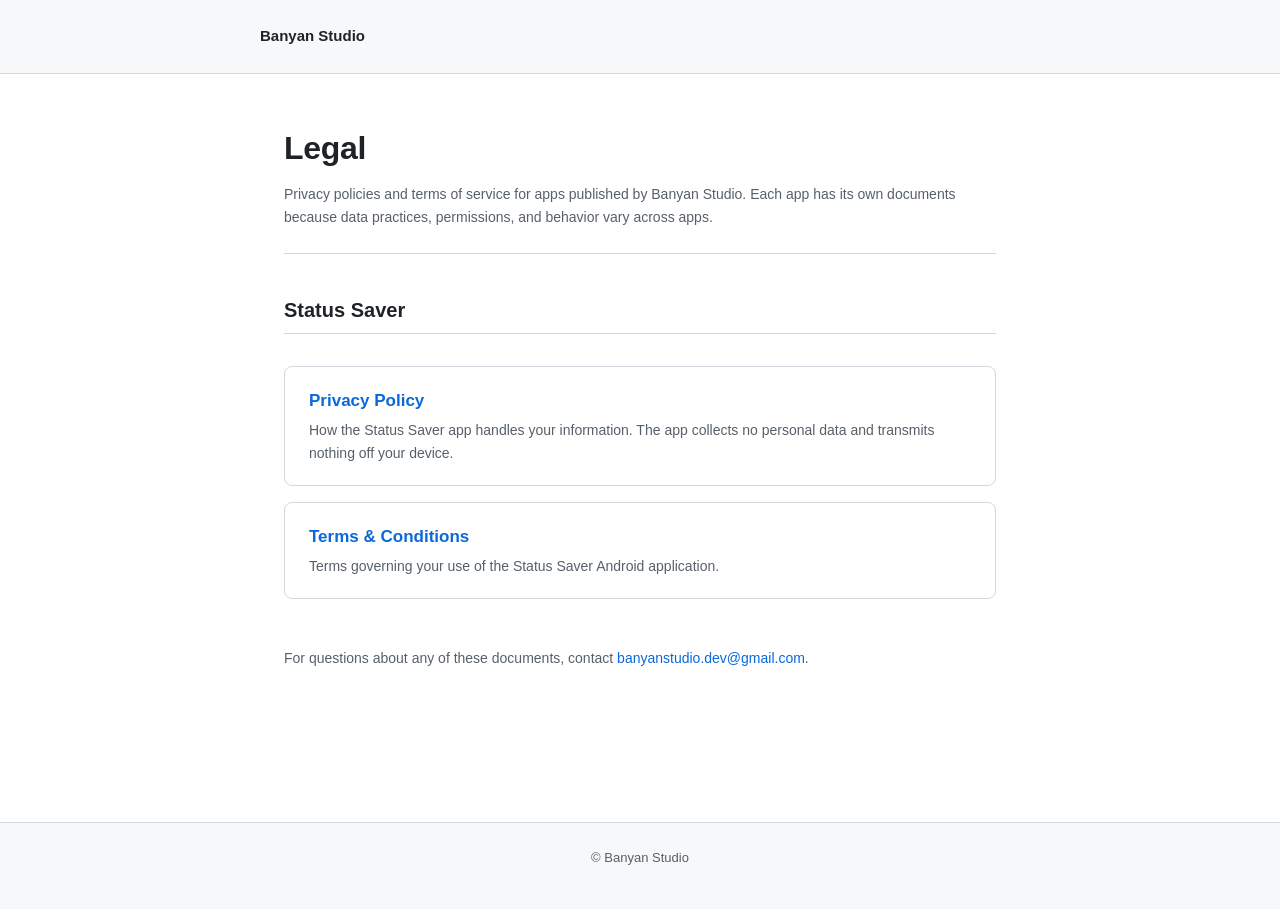
<file: index.html>
<!DOCTYPE html>
<html lang="en">
<head>
    <meta charset="UTF-8">
    <meta name="viewport" content="width=device-width, initial-scale=1.0">
    <meta name="description" content="Legal documents for apps published by Banyan Studio.">
    <title>Banyan Studio — Legal</title>
    <link rel="stylesheet" href="style.css">
</head>
<body>
    <header class="site">
        <div class="container">
            <a href="index.html" class="brand">Banyan Studio</a>
        </div>
    </header>

    <main class="container">
        <h1>Legal</h1>
        <p class="meta">Privacy policies and terms of service for apps published by Banyan Studio. Each app has its own documents because data practices, permissions, and behavior vary across apps.</p>

        <h2>Status Saver</h2>
        <ul class="doc-list">
            <li>
                <a href="statussaver/privacy.html">Privacy Policy</a>
                <p class="desc">How the Status Saver app handles your information. The app collects no personal data and transmits nothing off your device.</p>
            </li>
            <li>
                <a href="statussaver/terms.html">Terms &amp; Conditions</a>
                <p class="desc">Terms governing your use of the Status Saver Android application.</p>
            </li>
        </ul>

        <p class="meta" style="margin-top: 48px; border: none;">For questions about any of these documents, contact <a href="mailto:banyanstudio.dev@gmail.com">banyanstudio.dev@gmail.com</a>.</p>
    </main>

    <footer class="site">
        <p>&copy; Banyan Studio</p>
    </footer>
</body>
</html>
</file>
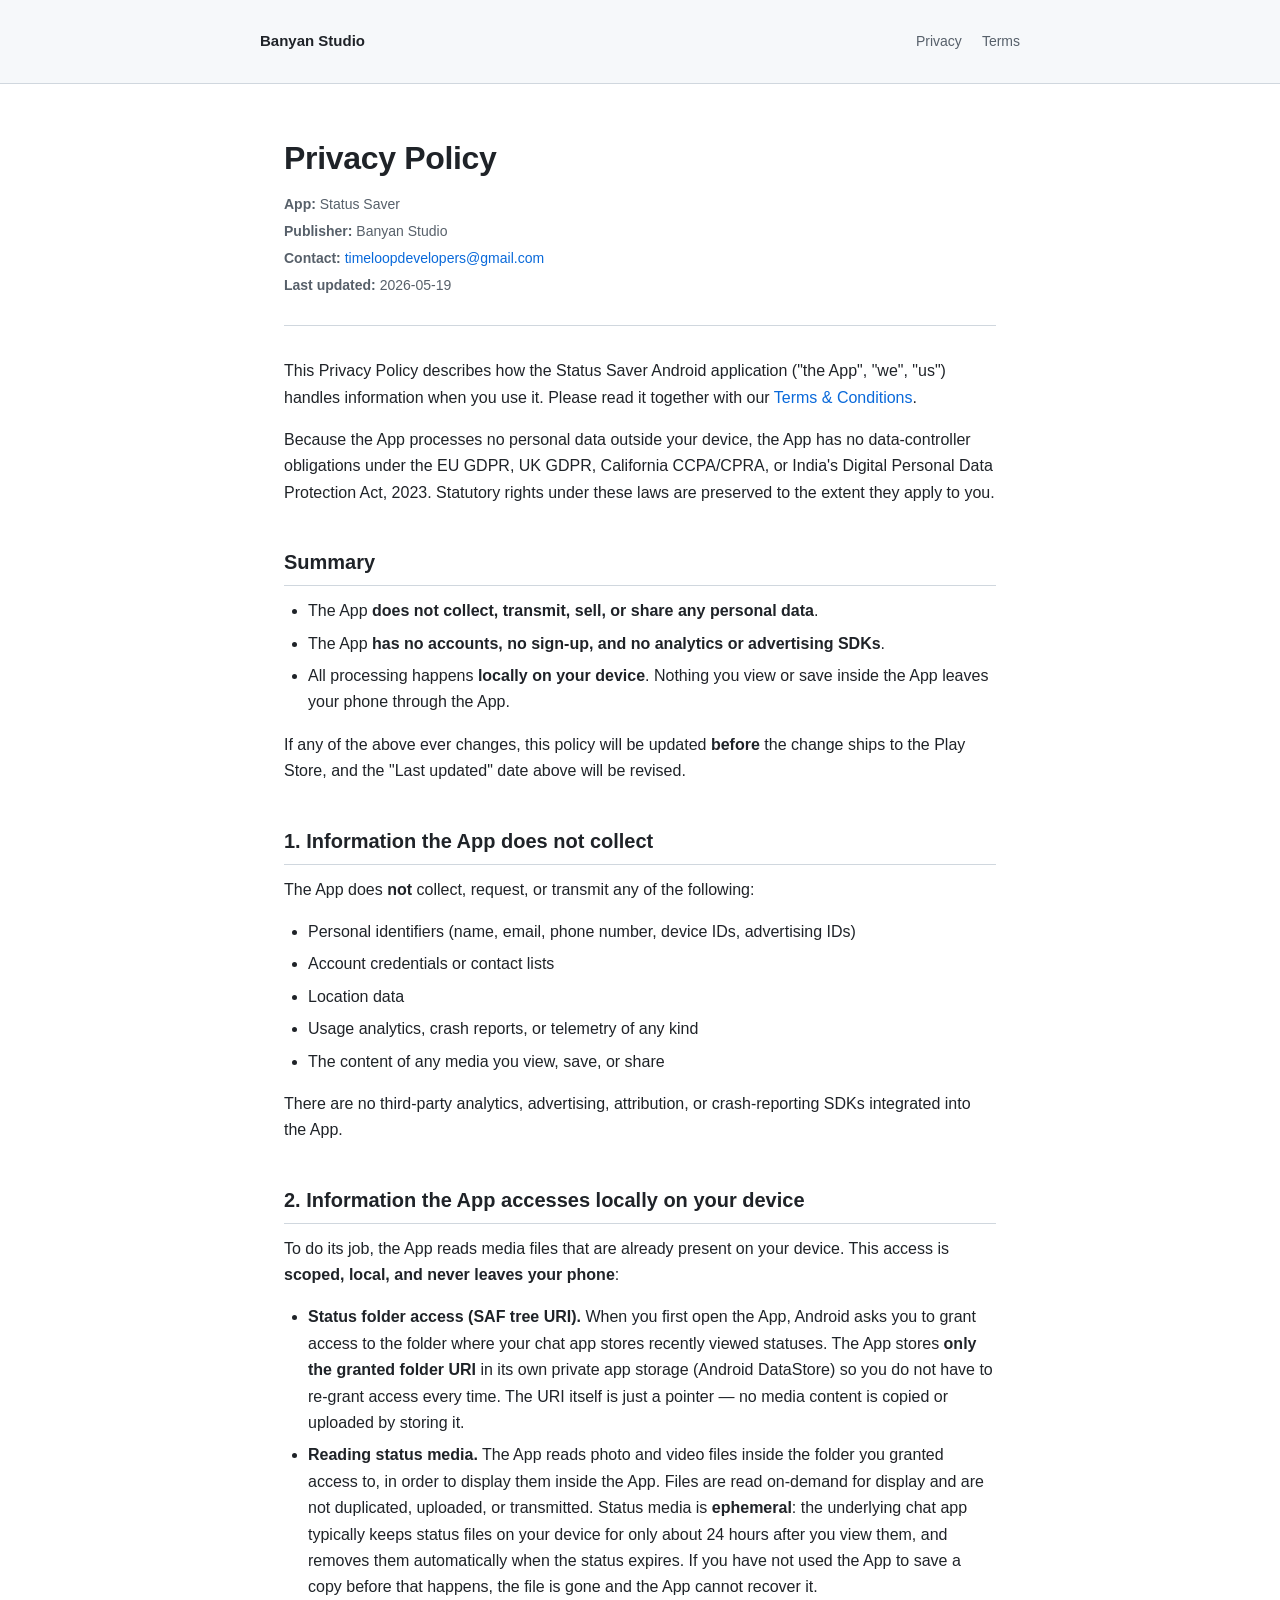
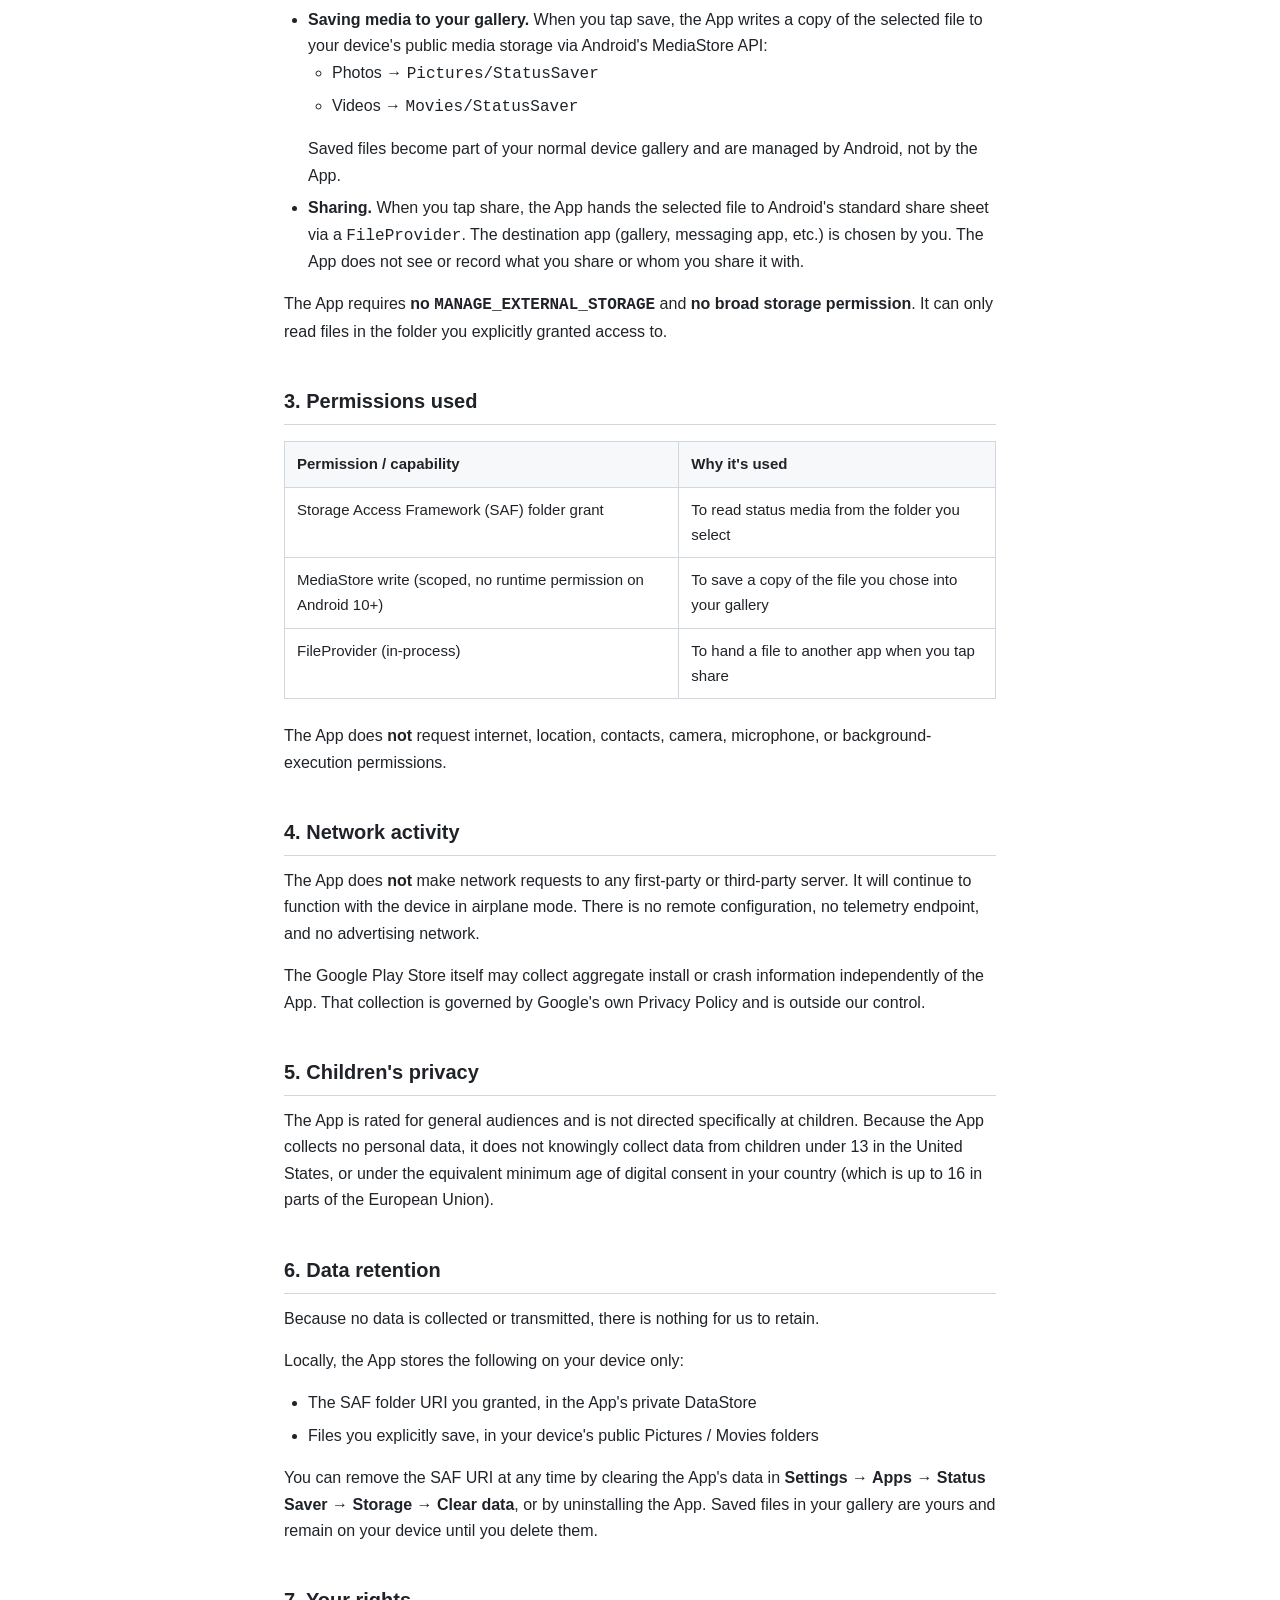
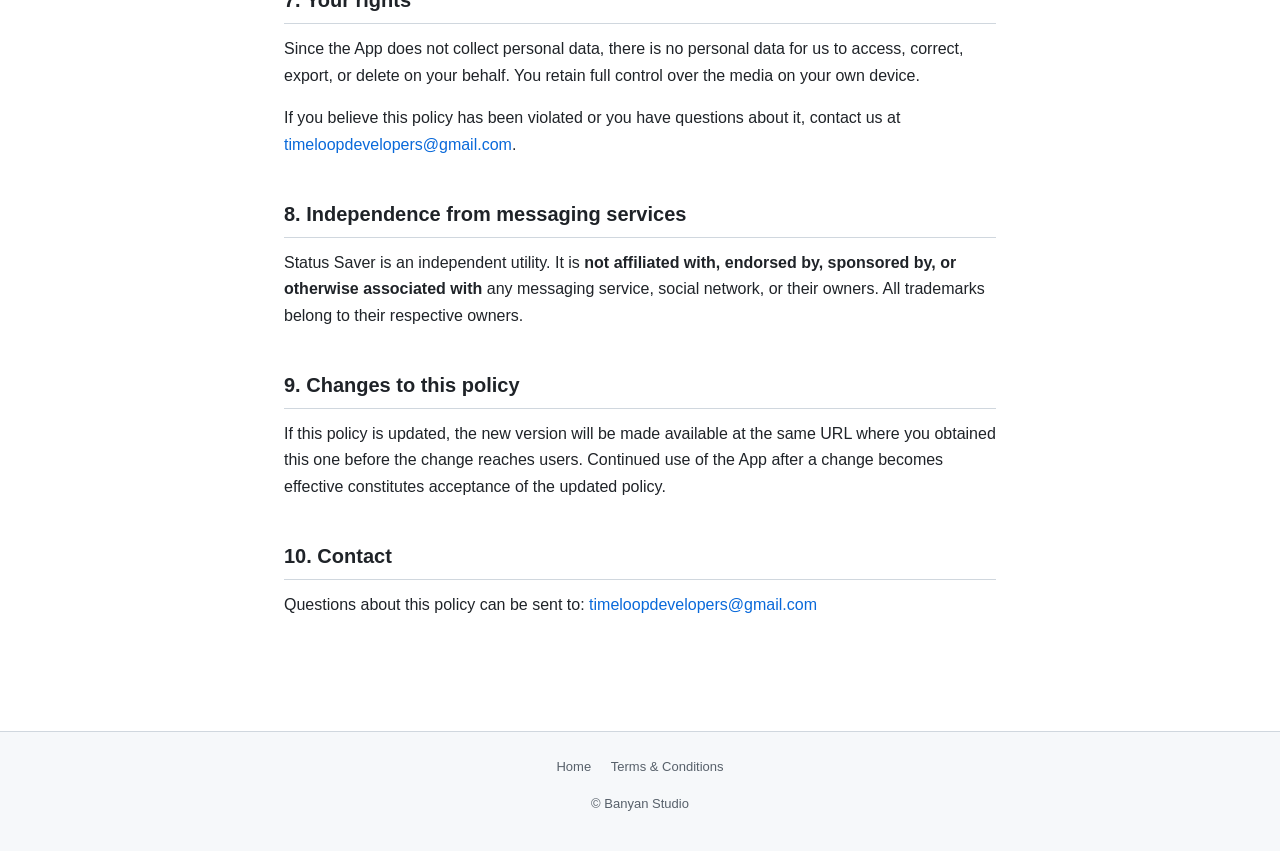
<file: privacy.html>
<!DOCTYPE html>
<html lang="en">
<head>
    <meta charset="UTF-8">
    <meta name="viewport" content="width=device-width, initial-scale=1.0">
    <meta name="description" content="Privacy Policy for the Status Saver Android application, published by Banyan Studio.">
    <title>Privacy Policy — Status Saver</title>
    <link rel="stylesheet" href="style.css">
</head>
<body>
    <header class="site">
        <div class="container">
            <a href="index.html" class="brand">Banyan Studio</a>
            <nav>
                <a href="privacy.html">Privacy</a>
                <a href="terms.html">Terms</a>
            </nav>
        </div>
    </header>

    <main class="container">
        <h1>Privacy Policy</h1>

        <div class="meta">
            <p><strong>App:</strong> Status Saver</p>
            <p><strong>Publisher:</strong> Banyan Studio</p>
            <p><strong>Contact:</strong> <a href="mailto:timeloopdevelopers@gmail.com">timeloopdevelopers@gmail.com</a></p>
            <p><strong>Last updated:</strong> 2026-05-19</p>
        </div>

        <p>This Privacy Policy describes how the Status Saver Android application ("the App", "we", "us") handles information when you use it. Please read it together with our <a href="terms.html">Terms &amp; Conditions</a>.</p>

        <p>Because the App processes no personal data outside your device, the App has no data-controller obligations under the EU GDPR, UK GDPR, California CCPA/CPRA, or India's Digital Personal Data Protection Act, 2023. Statutory rights under these laws are preserved to the extent they apply to you.</p>

        <h2>Summary</h2>
        <ul>
            <li>The App <strong>does not collect, transmit, sell, or share any personal data</strong>.</li>
            <li>The App <strong>has no accounts, no sign-up, and no analytics or advertising SDKs</strong>.</li>
            <li>All processing happens <strong>locally on your device</strong>. Nothing you view or save inside the App leaves your phone through the App.</li>
        </ul>
        <p>If any of the above ever changes, this policy will be updated <strong>before</strong> the change ships to the Play Store, and the "Last updated" date above will be revised.</p>

        <h2>1. Information the App does not collect</h2>
        <p>The App does <strong>not</strong> collect, request, or transmit any of the following:</p>
        <ul>
            <li>Personal identifiers (name, email, phone number, device IDs, advertising IDs)</li>
            <li>Account credentials or contact lists</li>
            <li>Location data</li>
            <li>Usage analytics, crash reports, or telemetry of any kind</li>
            <li>The content of any media you view, save, or share</li>
        </ul>
        <p>There are no third-party analytics, advertising, attribution, or crash-reporting SDKs integrated into the App.</p>

        <h2>2. Information the App accesses locally on your device</h2>
        <p>To do its job, the App reads media files that are already present on your device. This access is <strong>scoped, local, and never leaves your phone</strong>:</p>
        <ul>
            <li><strong>Status folder access (SAF tree URI).</strong> When you first open the App, Android asks you to grant access to the folder where your chat app stores recently viewed statuses. The App stores <strong>only the granted folder URI</strong> in its own private app storage (Android DataStore) so you do not have to re-grant access every time. The URI itself is just a pointer — no media content is copied or uploaded by storing it.</li>
            <li><strong>Reading status media.</strong> The App reads photo and video files inside the folder you granted access to, in order to display them inside the App. Files are read on-demand for display and are not duplicated, uploaded, or transmitted. Status media is <strong>ephemeral</strong>: the underlying chat app typically keeps status files on your device for only about 24 hours after you view them, and removes them automatically when the status expires. If you have not used the App to save a copy before that happens, the file is gone and the App cannot recover it.</li>
            <li><strong>Saving media to your gallery.</strong> When you tap save, the App writes a copy of the selected file to your device's public media storage via Android's MediaStore API:
                <ul>
                    <li>Photos → <code>Pictures/StatusSaver</code></li>
                    <li>Videos → <code>Movies/StatusSaver</code></li>
                </ul>
                Saved files become part of your normal device gallery and are managed by Android, not by the App.
            </li>
            <li><strong>Sharing.</strong> When you tap share, the App hands the selected file to Android's standard share sheet via a <code>FileProvider</code>. The destination app (gallery, messaging app, etc.) is chosen by you. The App does not see or record what you share or whom you share it with.</li>
        </ul>
        <p>The App requires <strong>no <code>MANAGE_EXTERNAL_STORAGE</code></strong> and <strong>no broad storage permission</strong>. It can only read files in the folder you explicitly granted access to.</p>

        <h2>3. Permissions used</h2>
        <div class="table-wrap">
            <table>
                <thead>
                    <tr>
                        <th>Permission / capability</th>
                        <th>Why it's used</th>
                    </tr>
                </thead>
                <tbody>
                    <tr>
                        <td>Storage Access Framework (SAF) folder grant</td>
                        <td>To read status media from the folder you select</td>
                    </tr>
                    <tr>
                        <td>MediaStore write (scoped, no runtime permission on Android 10+)</td>
                        <td>To save a copy of the file you chose into your gallery</td>
                    </tr>
                    <tr>
                        <td>FileProvider (in-process)</td>
                        <td>To hand a file to another app when you tap share</td>
                    </tr>
                </tbody>
            </table>
        </div>
        <p>The App does <strong>not</strong> request internet, location, contacts, camera, microphone, or background-execution permissions.</p>

        <h2>4. Network activity</h2>
        <p>The App does <strong>not</strong> make network requests to any first-party or third-party server. It will continue to function with the device in airplane mode. There is no remote configuration, no telemetry endpoint, and no advertising network.</p>
        <p>The Google Play Store itself may collect aggregate install or crash information independently of the App. That collection is governed by Google's own Privacy Policy and is outside our control.</p>

        <h2>5. Children's privacy</h2>
        <p>The App is rated for general audiences and is not directed specifically at children. Because the App collects no personal data, it does not knowingly collect data from children under 13 in the United States, or under the equivalent minimum age of digital consent in your country (which is up to 16 in parts of the European Union).</p>

        <h2>6. Data retention</h2>
        <p>Because no data is collected or transmitted, there is nothing for us to retain.</p>
        <p>Locally, the App stores the following on your device only:</p>
        <ul>
            <li>The SAF folder URI you granted, in the App's private DataStore</li>
            <li>Files you explicitly save, in your device's public Pictures / Movies folders</li>
        </ul>
        <p>You can remove the SAF URI at any time by clearing the App's data in <strong>Settings → Apps → Status Saver → Storage → Clear data</strong>, or by uninstalling the App. Saved files in your gallery are yours and remain on your device until you delete them.</p>

        <h2>7. Your rights</h2>
        <p>Since the App does not collect personal data, there is no personal data for us to access, correct, export, or delete on your behalf. You retain full control over the media on your own device.</p>
        <p>If you believe this policy has been violated or you have questions about it, contact us at <a href="mailto:timeloopdevelopers@gmail.com">timeloopdevelopers@gmail.com</a>.</p>

        <h2>8. Independence from messaging services</h2>
        <p>Status Saver is an independent utility. It is <strong>not affiliated with, endorsed by, sponsored by, or otherwise associated with</strong> any messaging service, social network, or their owners. All trademarks belong to their respective owners.</p>

        <h2>9. Changes to this policy</h2>
        <p>If this policy is updated, the new version will be made available at the same URL where you obtained this one before the change reaches users. Continued use of the App after a change becomes effective constitutes acceptance of the updated policy.</p>

        <h2>10. Contact</h2>
        <p>Questions about this policy can be sent to: <a href="mailto:timeloopdevelopers@gmail.com">timeloopdevelopers@gmail.com</a></p>
    </main>

    <footer class="site">
        <p>
            <a href="index.html">Home</a>
            <a href="terms.html">Terms &amp; Conditions</a>
        </p>
        <p>&copy; Banyan Studio</p>
    </footer>
</body>
</html>
</file>
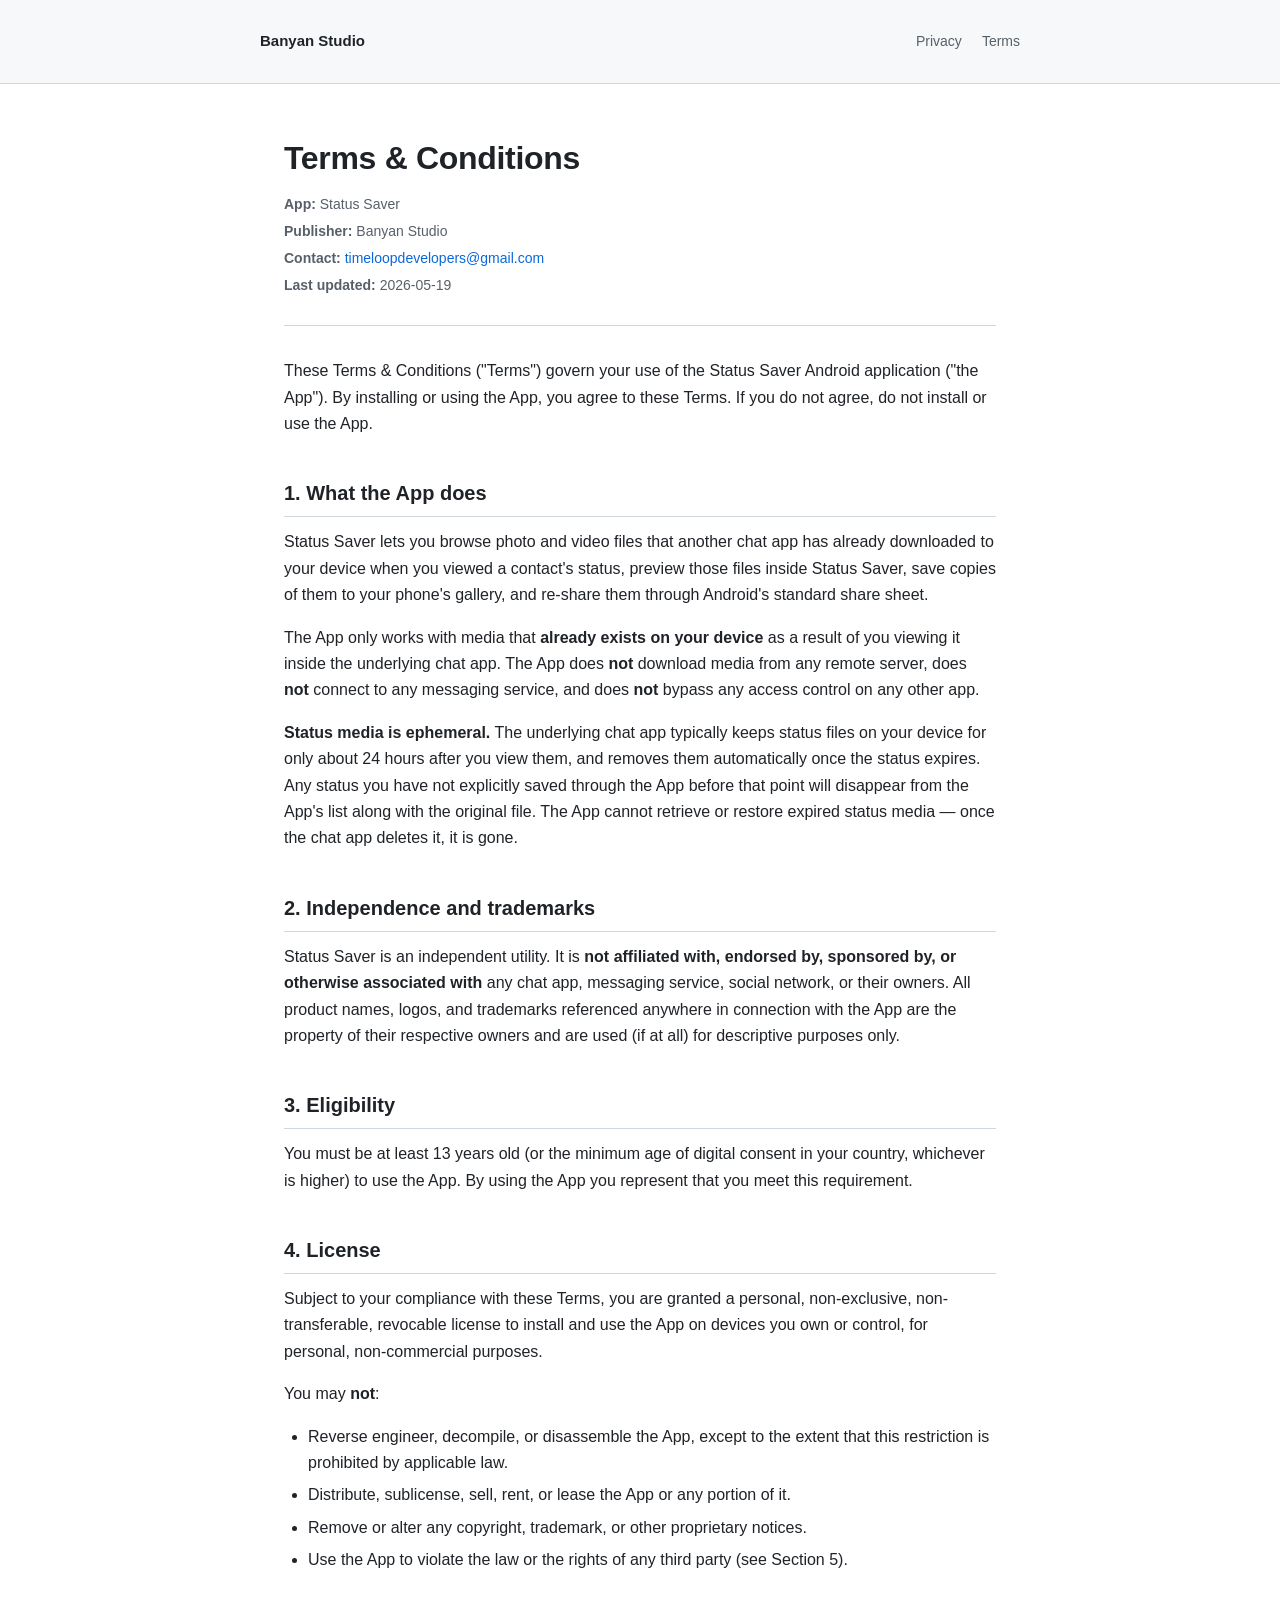
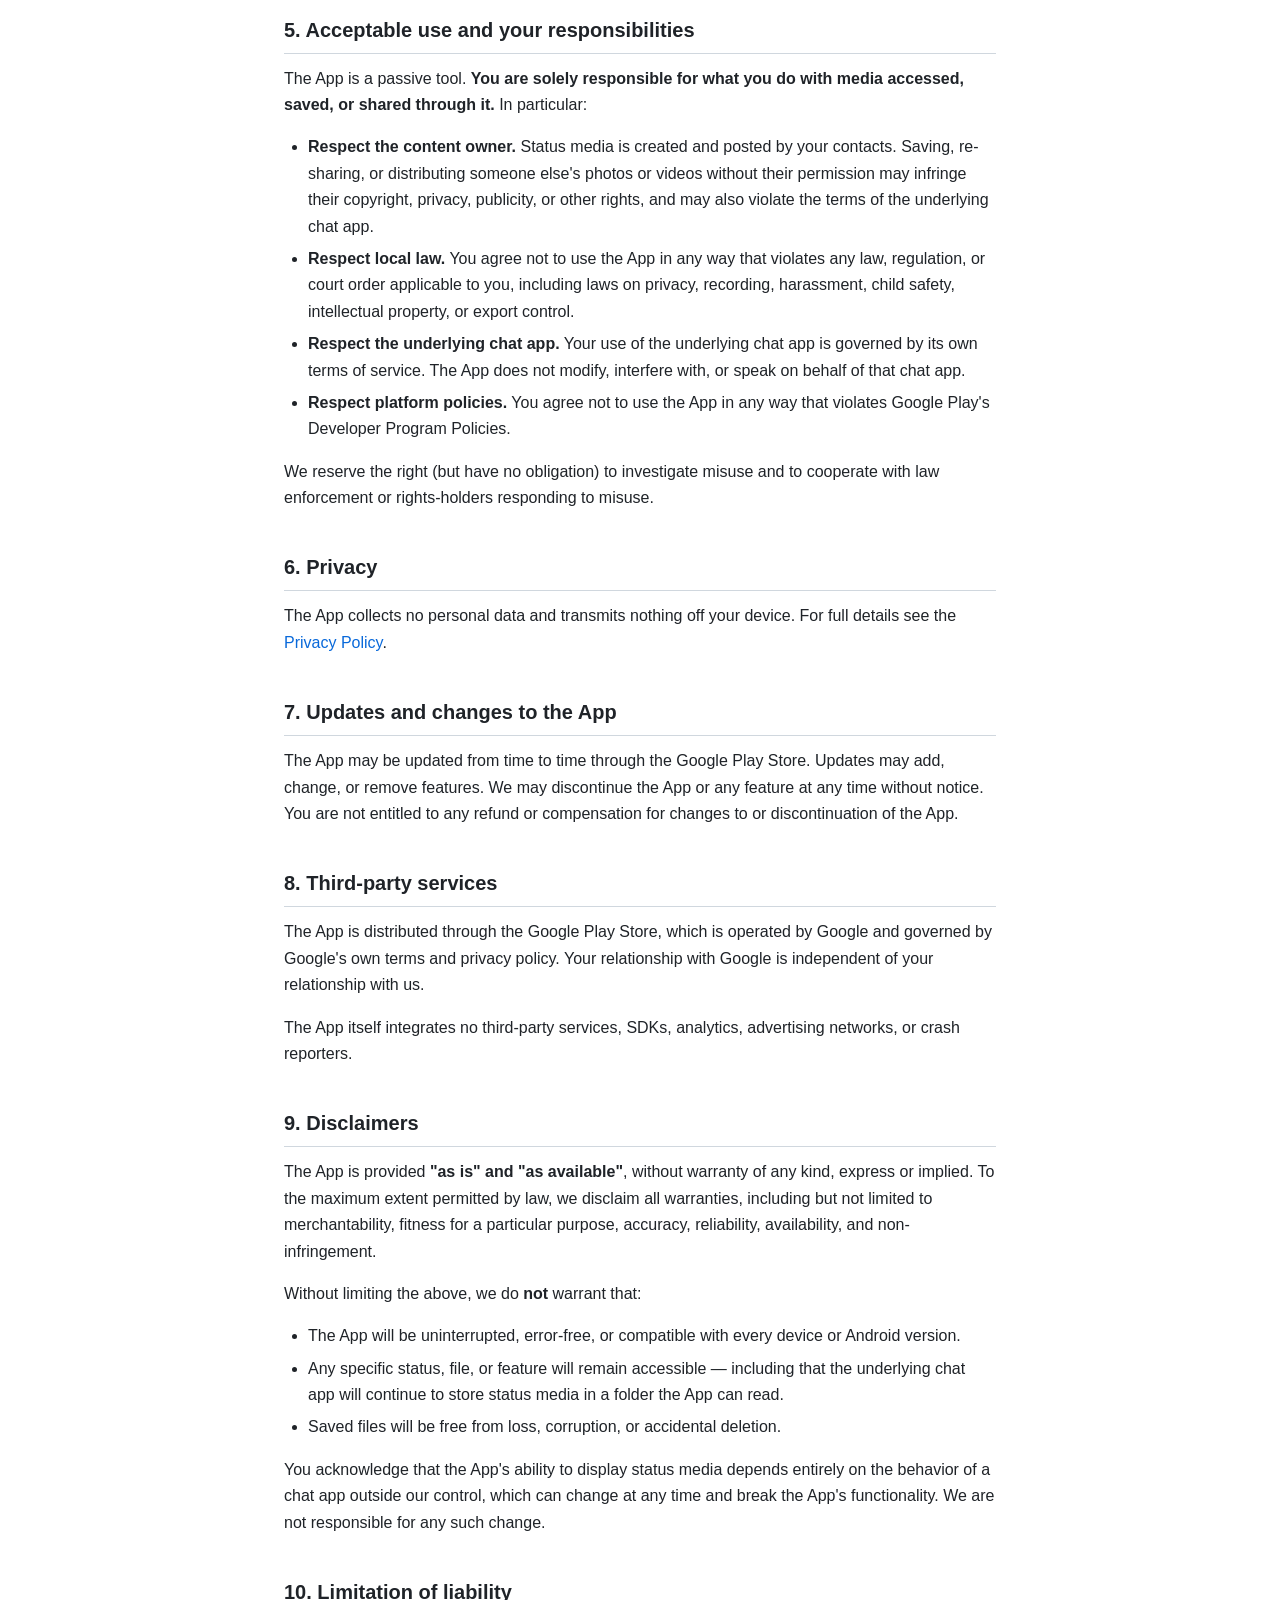
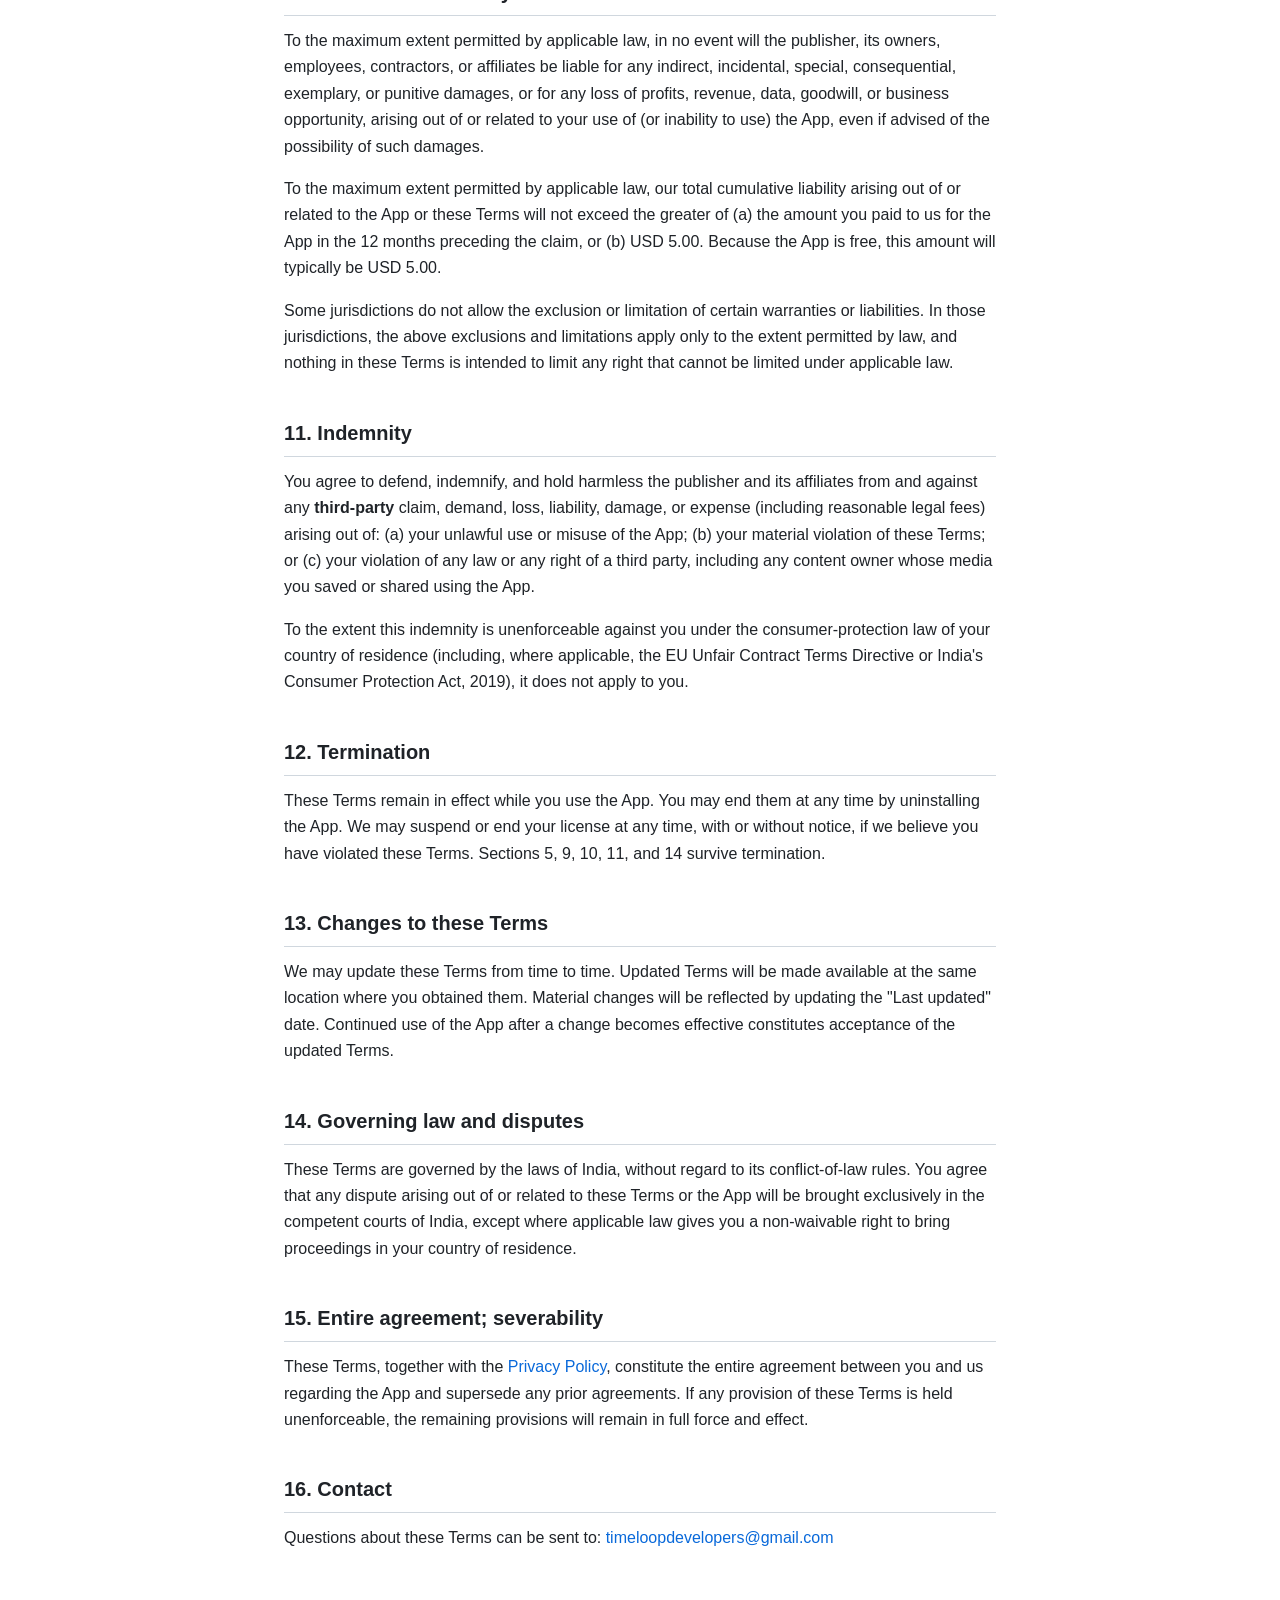
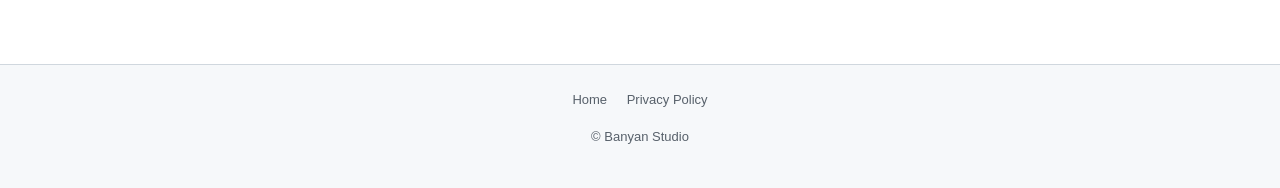
<file: terms.html>
<!DOCTYPE html>
<html lang="en">
<head>
    <meta charset="UTF-8">
    <meta name="viewport" content="width=device-width, initial-scale=1.0">
    <meta name="description" content="Terms and Conditions for the Status Saver Android application, published by Banyan Studio.">
    <title>Terms &amp; Conditions — Status Saver</title>
    <link rel="stylesheet" href="style.css">
</head>
<body>
    <header class="site">
        <div class="container">
            <a href="index.html" class="brand">Banyan Studio</a>
            <nav>
                <a href="privacy.html">Privacy</a>
                <a href="terms.html">Terms</a>
            </nav>
        </div>
    </header>

    <main class="container">
        <h1>Terms &amp; Conditions</h1>

        <div class="meta">
            <p><strong>App:</strong> Status Saver</p>
            <p><strong>Publisher:</strong> Banyan Studio</p>
            <p><strong>Contact:</strong> <a href="mailto:timeloopdevelopers@gmail.com">timeloopdevelopers@gmail.com</a></p>
            <p><strong>Last updated:</strong> 2026-05-19</p>
        </div>

        <p>These Terms &amp; Conditions ("Terms") govern your use of the Status Saver Android application ("the App"). By installing or using the App, you agree to these Terms. If you do not agree, do not install or use the App.</p>

        <h2>1. What the App does</h2>
        <p>Status Saver lets you browse photo and video files that another chat app has already downloaded to your device when you viewed a contact's status, preview those files inside Status Saver, save copies of them to your phone's gallery, and re-share them through Android's standard share sheet.</p>
        <p>The App only works with media that <strong>already exists on your device</strong> as a result of you viewing it inside the underlying chat app. The App does <strong>not</strong> download media from any remote server, does <strong>not</strong> connect to any messaging service, and does <strong>not</strong> bypass any access control on any other app.</p>
        <p><strong>Status media is ephemeral.</strong> The underlying chat app typically keeps status files on your device for only about 24 hours after you view them, and removes them automatically once the status expires. Any status you have not explicitly saved through the App before that point will disappear from the App's list along with the original file. The App cannot retrieve or restore expired status media — once the chat app deletes it, it is gone.</p>

        <h2>2. Independence and trademarks</h2>
        <p>Status Saver is an independent utility. It is <strong>not affiliated with, endorsed by, sponsored by, or otherwise associated with</strong> any chat app, messaging service, social network, or their owners. All product names, logos, and trademarks referenced anywhere in connection with the App are the property of their respective owners and are used (if at all) for descriptive purposes only.</p>

        <h2>3. Eligibility</h2>
        <p>You must be at least 13 years old (or the minimum age of digital consent in your country, whichever is higher) to use the App. By using the App you represent that you meet this requirement.</p>

        <h2>4. License</h2>
        <p>Subject to your compliance with these Terms, you are granted a personal, non-exclusive, non-transferable, revocable license to install and use the App on devices you own or control, for personal, non-commercial purposes.</p>
        <p>You may <strong>not</strong>:</p>
        <ul>
            <li>Reverse engineer, decompile, or disassemble the App, except to the extent that this restriction is prohibited by applicable law.</li>
            <li>Distribute, sublicense, sell, rent, or lease the App or any portion of it.</li>
            <li>Remove or alter any copyright, trademark, or other proprietary notices.</li>
            <li>Use the App to violate the law or the rights of any third party (see Section 5).</li>
        </ul>

        <h2>5. Acceptable use and your responsibilities</h2>
        <p>The App is a passive tool. <strong>You are solely responsible for what you do with media accessed, saved, or shared through it.</strong> In particular:</p>
        <ul>
            <li><strong>Respect the content owner.</strong> Status media is created and posted by your contacts. Saving, re-sharing, or distributing someone else's photos or videos without their permission may infringe their copyright, privacy, publicity, or other rights, and may also violate the terms of the underlying chat app.</li>
            <li><strong>Respect local law.</strong> You agree not to use the App in any way that violates any law, regulation, or court order applicable to you, including laws on privacy, recording, harassment, child safety, intellectual property, or export control.</li>
            <li><strong>Respect the underlying chat app.</strong> Your use of the underlying chat app is governed by its own terms of service. The App does not modify, interfere with, or speak on behalf of that chat app.</li>
            <li><strong>Respect platform policies.</strong> You agree not to use the App in any way that violates Google Play's Developer Program Policies.</li>
        </ul>
        <p>We reserve the right (but have no obligation) to investigate misuse and to cooperate with law enforcement or rights-holders responding to misuse.</p>

        <h2>6. Privacy</h2>
        <p>The App collects no personal data and transmits nothing off your device. For full details see the <a href="privacy.html">Privacy Policy</a>.</p>

        <h2>7. Updates and changes to the App</h2>
        <p>The App may be updated from time to time through the Google Play Store. Updates may add, change, or remove features. We may discontinue the App or any feature at any time without notice. You are not entitled to any refund or compensation for changes to or discontinuation of the App.</p>

        <h2>8. Third-party services</h2>
        <p>The App is distributed through the Google Play Store, which is operated by Google and governed by Google's own terms and privacy policy. Your relationship with Google is independent of your relationship with us.</p>
        <p>The App itself integrates no third-party services, SDKs, analytics, advertising networks, or crash reporters.</p>

        <h2>9. Disclaimers</h2>
        <p>The App is provided <strong>"as is" and "as available"</strong>, without warranty of any kind, express or implied. To the maximum extent permitted by law, we disclaim all warranties, including but not limited to merchantability, fitness for a particular purpose, accuracy, reliability, availability, and non-infringement.</p>
        <p>Without limiting the above, we do <strong>not</strong> warrant that:</p>
        <ul>
            <li>The App will be uninterrupted, error-free, or compatible with every device or Android version.</li>
            <li>Any specific status, file, or feature will remain accessible — including that the underlying chat app will continue to store status media in a folder the App can read.</li>
            <li>Saved files will be free from loss, corruption, or accidental deletion.</li>
        </ul>
        <p>You acknowledge that the App's ability to display status media depends entirely on the behavior of a chat app outside our control, which can change at any time and break the App's functionality. We are not responsible for any such change.</p>

        <h2>10. Limitation of liability</h2>
        <p>To the maximum extent permitted by applicable law, in no event will the publisher, its owners, employees, contractors, or affiliates be liable for any indirect, incidental, special, consequential, exemplary, or punitive damages, or for any loss of profits, revenue, data, goodwill, or business opportunity, arising out of or related to your use of (or inability to use) the App, even if advised of the possibility of such damages.</p>
        <p>To the maximum extent permitted by applicable law, our total cumulative liability arising out of or related to the App or these Terms will not exceed the greater of (a) the amount you paid to us for the App in the 12 months preceding the claim, or (b) USD 5.00. Because the App is free, this amount will typically be USD 5.00.</p>
        <p>Some jurisdictions do not allow the exclusion or limitation of certain warranties or liabilities. In those jurisdictions, the above exclusions and limitations apply only to the extent permitted by law, and nothing in these Terms is intended to limit any right that cannot be limited under applicable law.</p>

        <h2>11. Indemnity</h2>
        <p>You agree to defend, indemnify, and hold harmless the publisher and its affiliates from and against any <strong>third-party</strong> claim, demand, loss, liability, damage, or expense (including reasonable legal fees) arising out of: (a) your unlawful use or misuse of the App; (b) your material violation of these Terms; or (c) your violation of any law or any right of a third party, including any content owner whose media you saved or shared using the App.</p>
        <p>To the extent this indemnity is unenforceable against you under the consumer-protection law of your country of residence (including, where applicable, the EU Unfair Contract Terms Directive or India's Consumer Protection Act, 2019), it does not apply to you.</p>

        <h2>12. Termination</h2>
        <p>These Terms remain in effect while you use the App. You may end them at any time by uninstalling the App. We may suspend or end your license at any time, with or without notice, if we believe you have violated these Terms. Sections 5, 9, 10, 11, and 14 survive termination.</p>

        <h2>13. Changes to these Terms</h2>
        <p>We may update these Terms from time to time. Updated Terms will be made available at the same location where you obtained them. Material changes will be reflected by updating the "Last updated" date. Continued use of the App after a change becomes effective constitutes acceptance of the updated Terms.</p>

        <h2>14. Governing law and disputes</h2>
        <p>These Terms are governed by the laws of India, without regard to its conflict-of-law rules. You agree that any dispute arising out of or related to these Terms or the App will be brought exclusively in the competent courts of India, except where applicable law gives you a non-waivable right to bring proceedings in your country of residence.</p>

        <h2>15. Entire agreement; severability</h2>
        <p>These Terms, together with the <a href="privacy.html">Privacy Policy</a>, constitute the entire agreement between you and us regarding the App and supersede any prior agreements. If any provision of these Terms is held unenforceable, the remaining provisions will remain in full force and effect.</p>

        <h2>16. Contact</h2>
        <p>Questions about these Terms can be sent to: <a href="mailto:timeloopdevelopers@gmail.com">timeloopdevelopers@gmail.com</a></p>
    </main>

    <footer class="site">
        <p>
            <a href="index.html">Home</a>
            <a href="privacy.html">Privacy Policy</a>
        </p>
        <p>&copy; Banyan Studio</p>
    </footer>
</body>
</html>
</file>
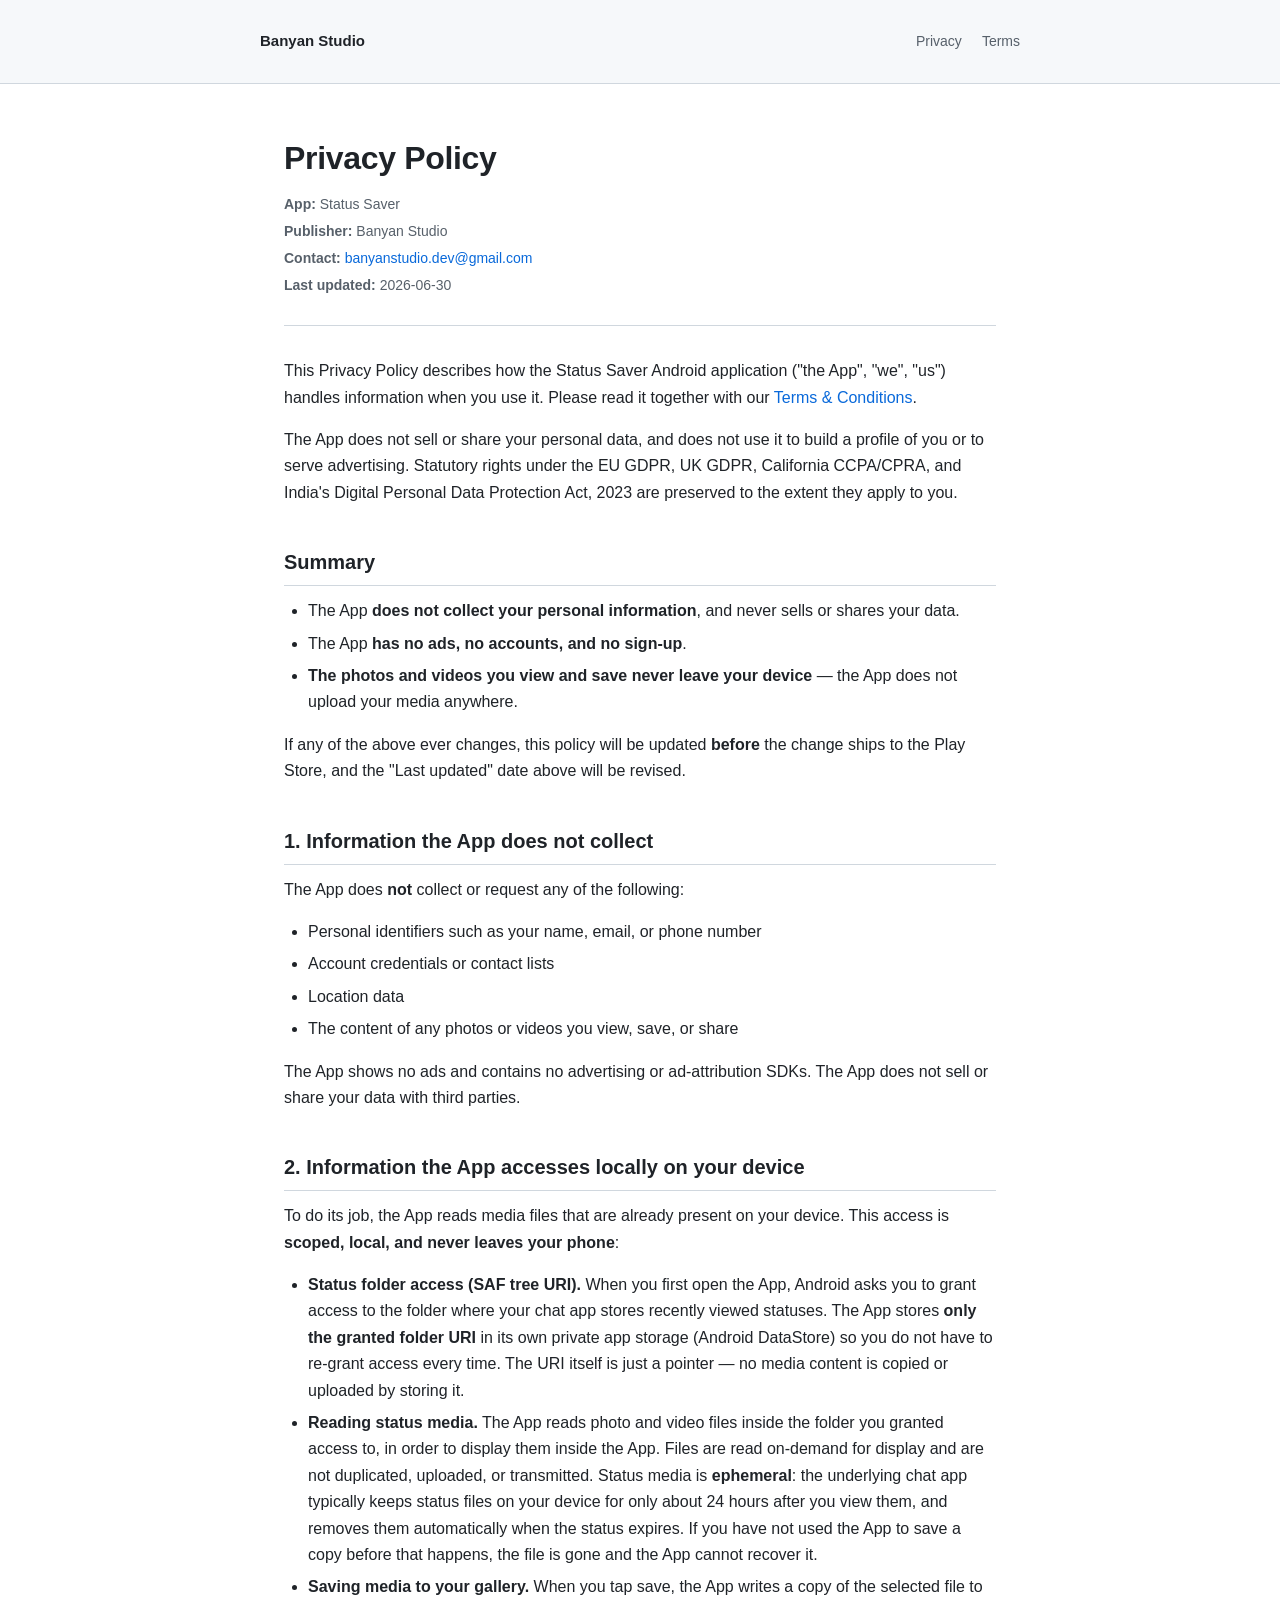
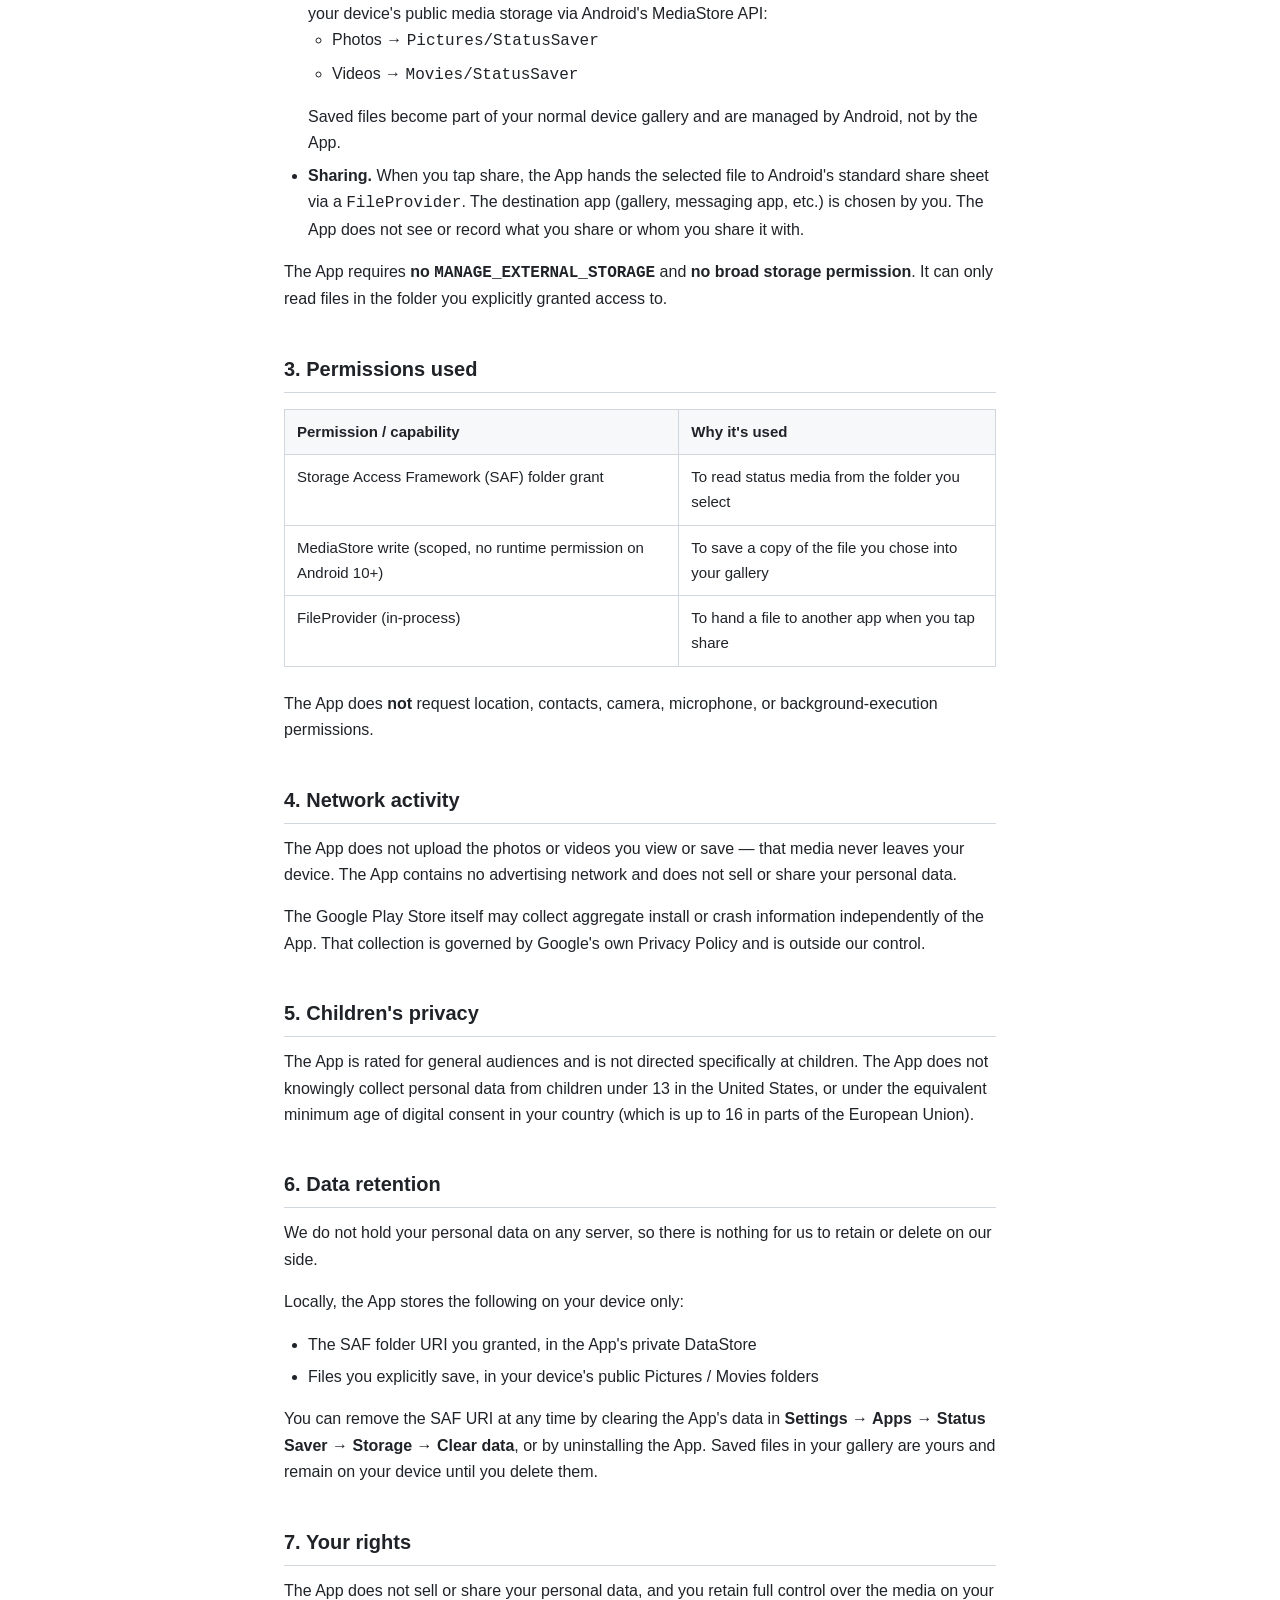
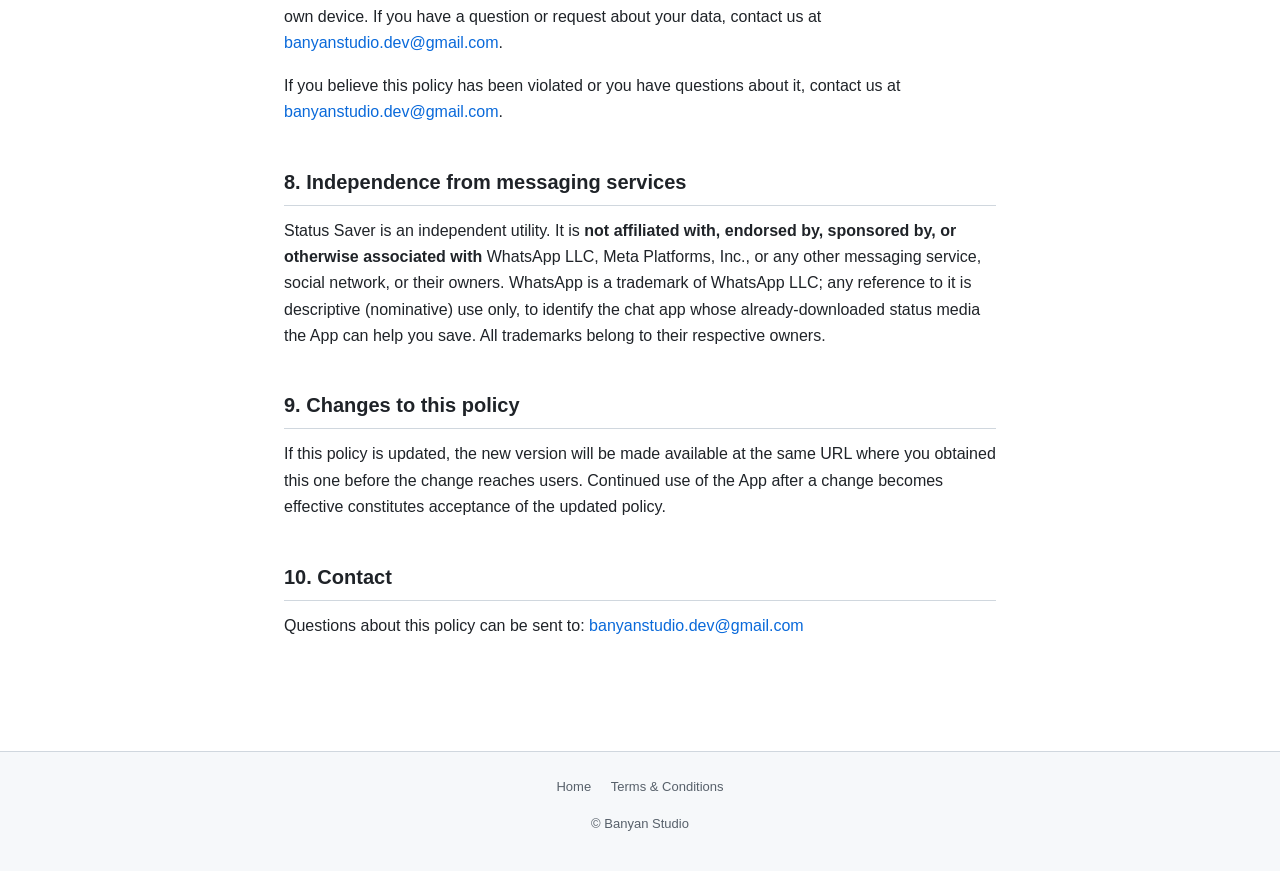
<file: statussaver/privacy.html>
<!DOCTYPE html>
<html lang="en">
<head>
    <meta charset="UTF-8">
    <meta name="viewport" content="width=device-width, initial-scale=1.0">
    <meta name="description" content="Privacy Policy for the Status Saver Android application, published by Banyan Studio.">
    <title>Privacy Policy — Status Saver</title>
    <link rel="stylesheet" href="../style.css">
</head>
<body>
    <header class="site">
        <div class="container">
            <a href="../index.html" class="brand">Banyan Studio</a>
            <nav>
                <a href="privacy.html">Privacy</a>
                <a href="terms.html">Terms</a>
            </nav>
        </div>
    </header>

    <main class="container">
        <h1>Privacy Policy</h1>

        <div class="meta">
            <p><strong>App:</strong> Status Saver</p>
            <p><strong>Publisher:</strong> Banyan Studio</p>
            <p><strong>Contact:</strong> <a href="mailto:banyanstudio.dev@gmail.com">banyanstudio.dev@gmail.com</a></p>
            <p><strong>Last updated:</strong> 2026-06-30</p>
        </div>

        <p>This Privacy Policy describes how the Status Saver Android application ("the App", "we", "us") handles information when you use it. Please read it together with our <a href="terms.html">Terms &amp; Conditions</a>.</p>

        <p>The App does not sell or share your personal data, and does not use it to build a profile of you or to serve advertising. Statutory rights under the EU GDPR, UK GDPR, California CCPA/CPRA, and India's Digital Personal Data Protection Act, 2023 are preserved to the extent they apply to you.</p>

        <h2>Summary</h2>
        <ul>
            <li>The App <strong>does not collect your personal information</strong>, and never sells or shares your data.</li>
            <li>The App <strong>has no ads, no accounts, and no sign-up</strong>.</li>
            <li><strong>The photos and videos you view and save never leave your device</strong> — the App does not upload your media anywhere.</li>
        </ul>
        <p>If any of the above ever changes, this policy will be updated <strong>before</strong> the change ships to the Play Store, and the "Last updated" date above will be revised.</p>

        <h2>1. Information the App does not collect</h2>
        <p>The App does <strong>not</strong> collect or request any of the following:</p>
        <ul>
            <li>Personal identifiers such as your name, email, or phone number</li>
            <li>Account credentials or contact lists</li>
            <li>Location data</li>
            <li>The content of any photos or videos you view, save, or share</li>
        </ul>
        <p>The App shows no ads and contains no advertising or ad-attribution SDKs. The App does not sell or share your data with third parties.</p>

        <h2>2. Information the App accesses locally on your device</h2>
        <p>To do its job, the App reads media files that are already present on your device. This access is <strong>scoped, local, and never leaves your phone</strong>:</p>
        <ul>
            <li><strong>Status folder access (SAF tree URI).</strong> When you first open the App, Android asks you to grant access to the folder where your chat app stores recently viewed statuses. The App stores <strong>only the granted folder URI</strong> in its own private app storage (Android DataStore) so you do not have to re-grant access every time. The URI itself is just a pointer — no media content is copied or uploaded by storing it.</li>
            <li><strong>Reading status media.</strong> The App reads photo and video files inside the folder you granted access to, in order to display them inside the App. Files are read on-demand for display and are not duplicated, uploaded, or transmitted. Status media is <strong>ephemeral</strong>: the underlying chat app typically keeps status files on your device for only about 24 hours after you view them, and removes them automatically when the status expires. If you have not used the App to save a copy before that happens, the file is gone and the App cannot recover it.</li>
            <li><strong>Saving media to your gallery.</strong> When you tap save, the App writes a copy of the selected file to your device's public media storage via Android's MediaStore API:
                <ul>
                    <li>Photos → <code>Pictures/StatusSaver</code></li>
                    <li>Videos → <code>Movies/StatusSaver</code></li>
                </ul>
                Saved files become part of your normal device gallery and are managed by Android, not by the App.
            </li>
            <li><strong>Sharing.</strong> When you tap share, the App hands the selected file to Android's standard share sheet via a <code>FileProvider</code>. The destination app (gallery, messaging app, etc.) is chosen by you. The App does not see or record what you share or whom you share it with.</li>
        </ul>
        <p>The App requires <strong>no <code>MANAGE_EXTERNAL_STORAGE</code></strong> and <strong>no broad storage permission</strong>. It can only read files in the folder you explicitly granted access to.</p>

        <h2>3. Permissions used</h2>
        <div class="table-wrap">
            <table>
                <thead>
                    <tr>
                        <th>Permission / capability</th>
                        <th>Why it's used</th>
                    </tr>
                </thead>
                <tbody>
                    <tr>
                        <td>Storage Access Framework (SAF) folder grant</td>
                        <td>To read status media from the folder you select</td>
                    </tr>
                    <tr>
                        <td>MediaStore write (scoped, no runtime permission on Android 10+)</td>
                        <td>To save a copy of the file you chose into your gallery</td>
                    </tr>
                    <tr>
                        <td>FileProvider (in-process)</td>
                        <td>To hand a file to another app when you tap share</td>
                    </tr>
                </tbody>
            </table>
        </div>
        <p>The App does <strong>not</strong> request location, contacts, camera, microphone, or background-execution permissions.</p>

        <h2>4. Network activity</h2>
        <p>The App does not upload the photos or videos you view or save — that media never leaves your device. The App contains no advertising network and does not sell or share your personal data.</p>
        <p>The Google Play Store itself may collect aggregate install or crash information independently of the App. That collection is governed by Google's own Privacy Policy and is outside our control.</p>

        <h2>5. Children's privacy</h2>
        <p>The App is rated for general audiences and is not directed specifically at children. The App does not knowingly collect personal data from children under 13 in the United States, or under the equivalent minimum age of digital consent in your country (which is up to 16 in parts of the European Union).</p>

        <h2>6. Data retention</h2>
        <p>We do not hold your personal data on any server, so there is nothing for us to retain or delete on our side.</p>
        <p>Locally, the App stores the following on your device only:</p>
        <ul>
            <li>The SAF folder URI you granted, in the App's private DataStore</li>
            <li>Files you explicitly save, in your device's public Pictures / Movies folders</li>
        </ul>
        <p>You can remove the SAF URI at any time by clearing the App's data in <strong>Settings → Apps → Status Saver → Storage → Clear data</strong>, or by uninstalling the App. Saved files in your gallery are yours and remain on your device until you delete them.</p>

        <h2>7. Your rights</h2>
        <p>The App does not sell or share your personal data, and you retain full control over the media on your own device. If you have a question or request about your data, contact us at <a href="mailto:banyanstudio.dev@gmail.com">banyanstudio.dev@gmail.com</a>.</p>
        <p>If you believe this policy has been violated or you have questions about it, contact us at <a href="mailto:banyanstudio.dev@gmail.com">banyanstudio.dev@gmail.com</a>.</p>

        <h2>8. Independence from messaging services</h2>
        <p>Status Saver is an independent utility. It is <strong>not affiliated with, endorsed by, sponsored by, or otherwise associated with</strong> WhatsApp LLC, Meta Platforms, Inc., or any other messaging service, social network, or their owners. WhatsApp is a trademark of WhatsApp LLC; any reference to it is descriptive (nominative) use only, to identify the chat app whose already-downloaded status media the App can help you save. All trademarks belong to their respective owners.</p>

        <h2>9. Changes to this policy</h2>
        <p>If this policy is updated, the new version will be made available at the same URL where you obtained this one before the change reaches users. Continued use of the App after a change becomes effective constitutes acceptance of the updated policy.</p>

        <h2>10. Contact</h2>
        <p>Questions about this policy can be sent to: <a href="mailto:banyanstudio.dev@gmail.com">banyanstudio.dev@gmail.com</a></p>
    </main>

    <footer class="site">
        <p>
            <a href="../index.html">Home</a>
            <a href="terms.html">Terms &amp; Conditions</a>
        </p>
        <p>&copy; Banyan Studio</p>
    </footer>
</body>
</html>
</file>
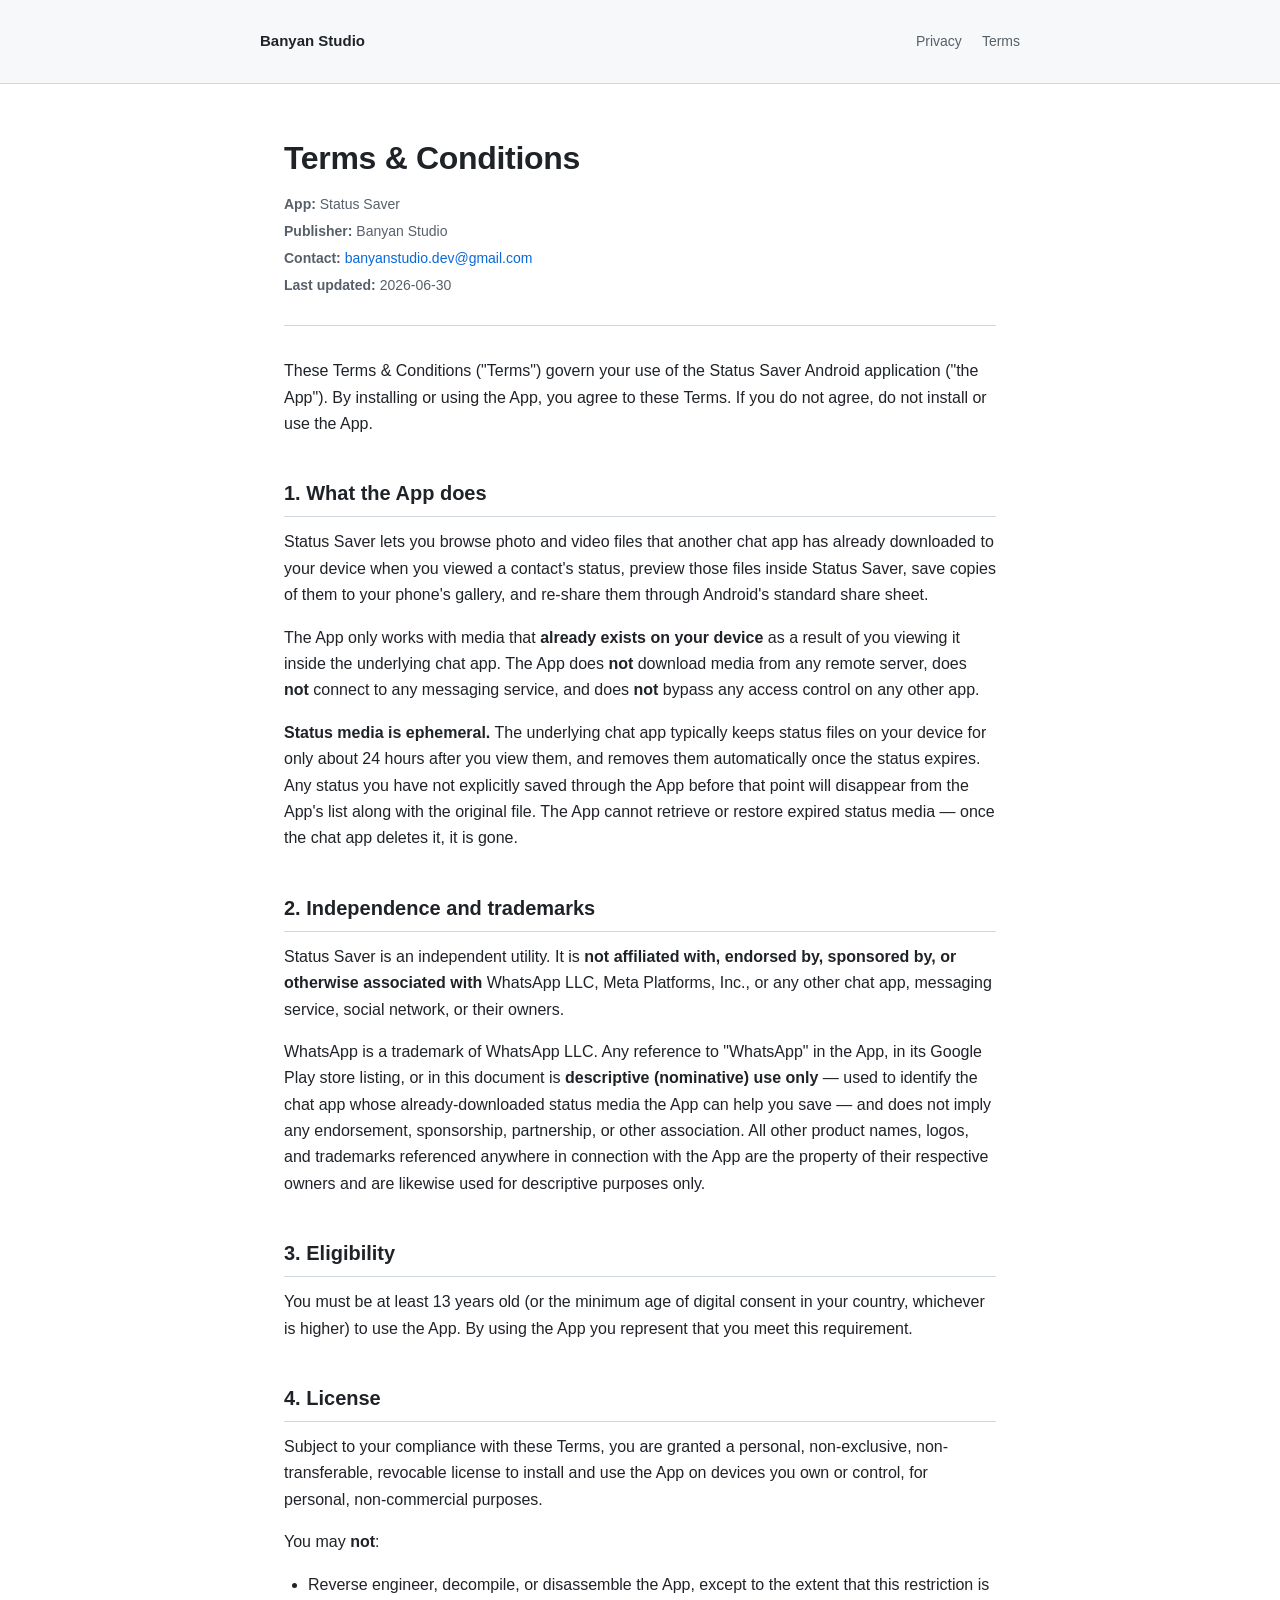
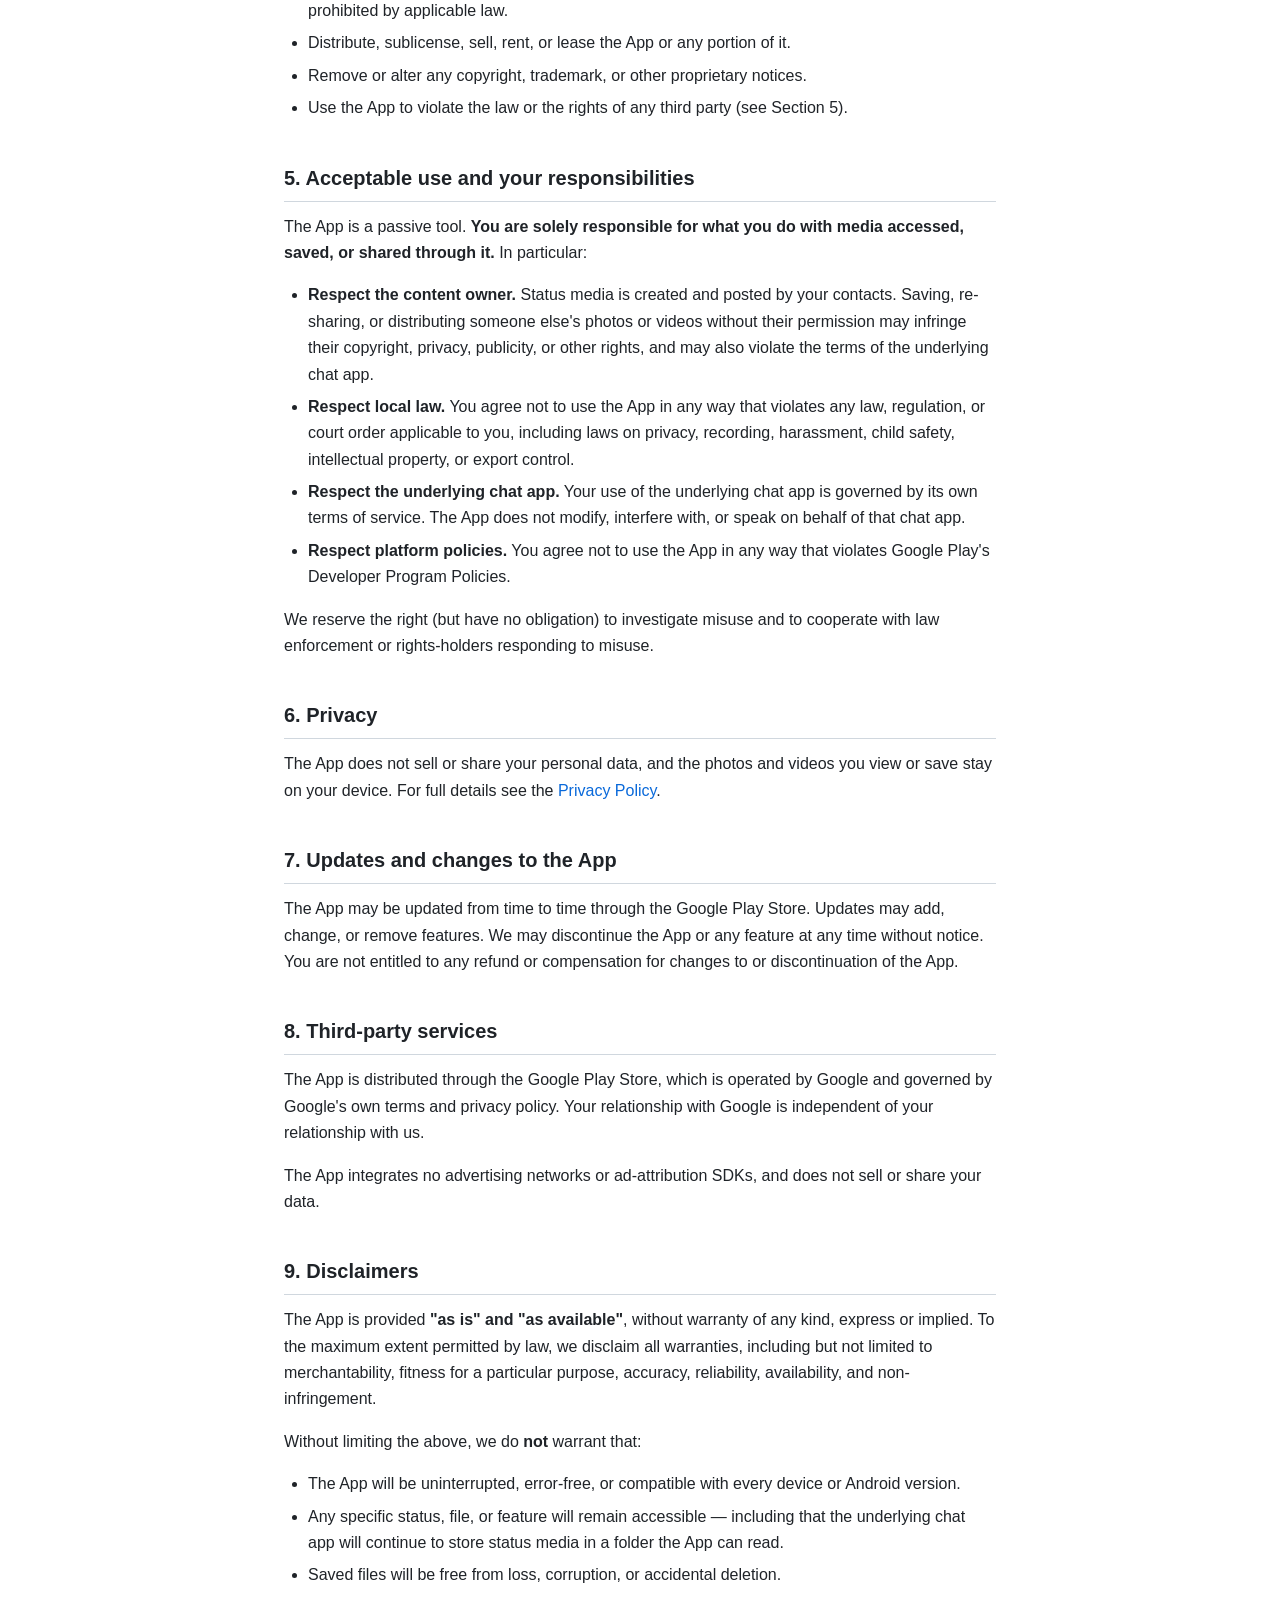
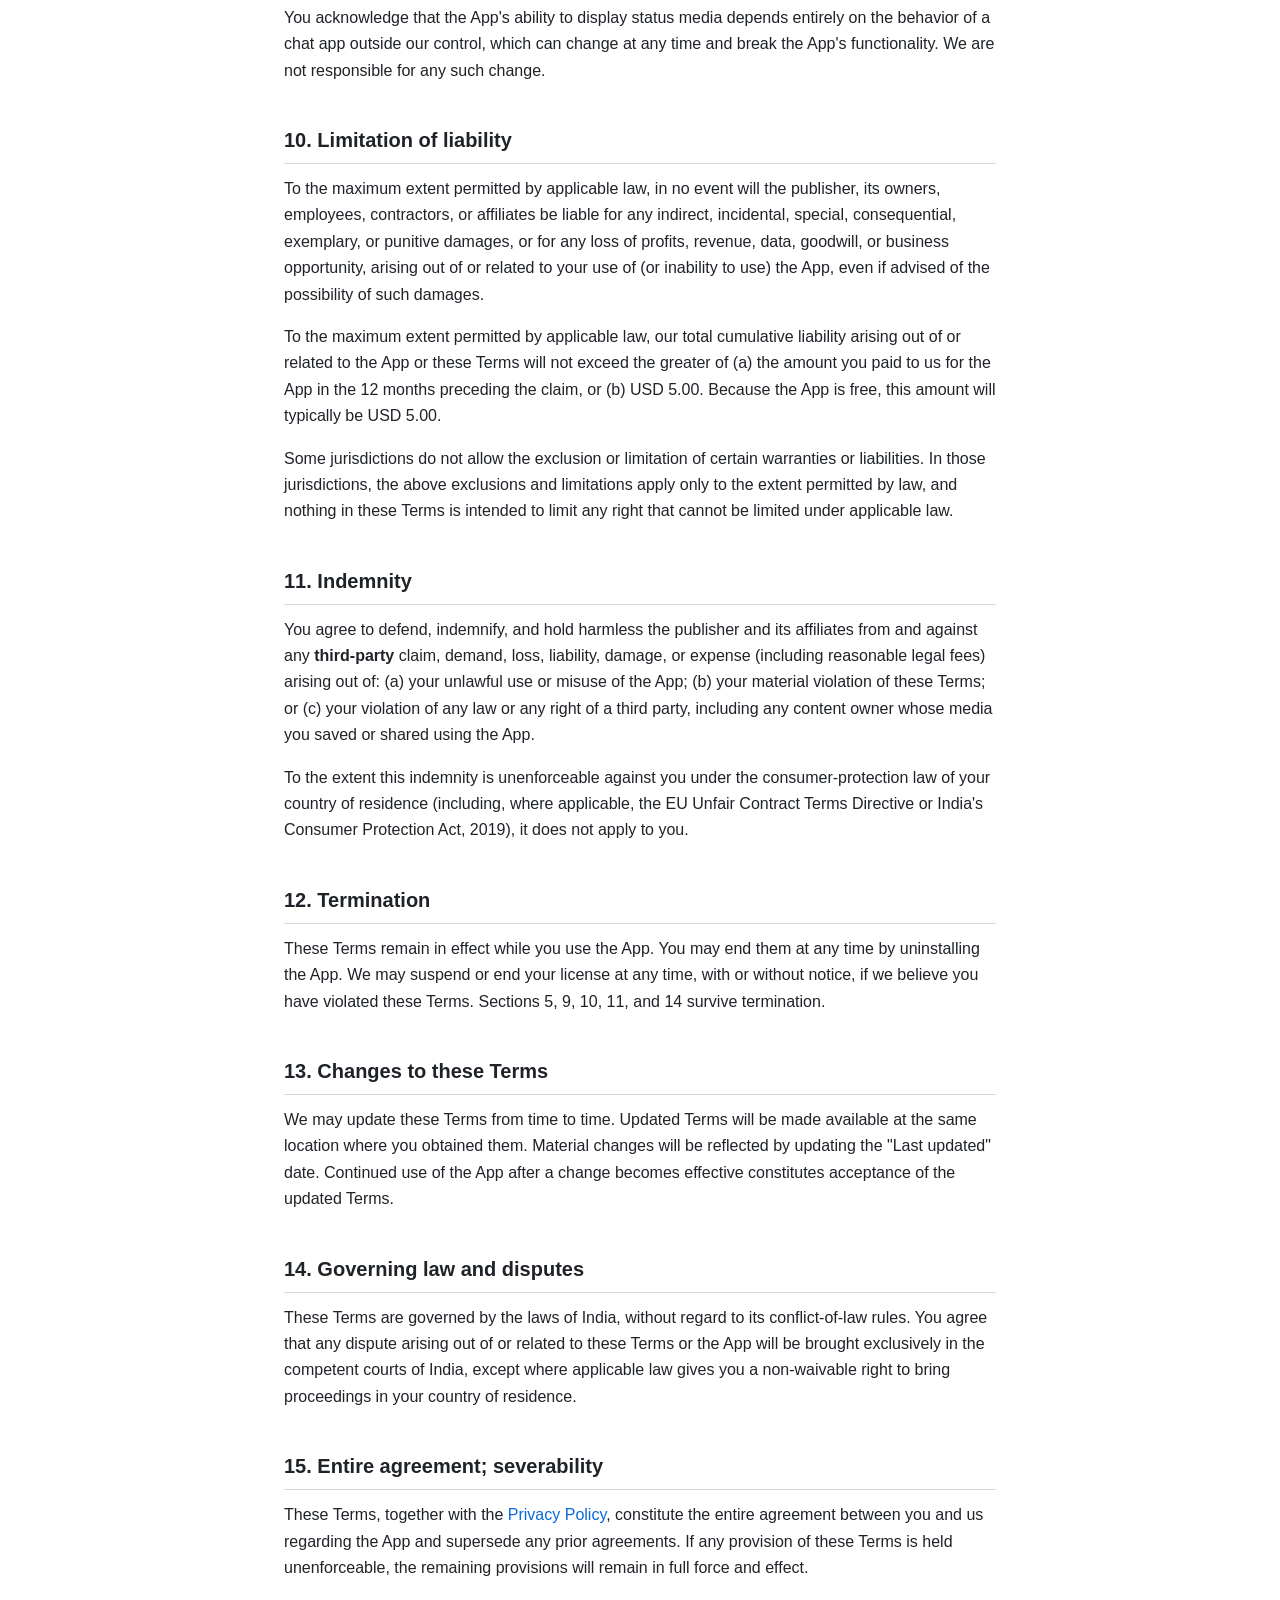
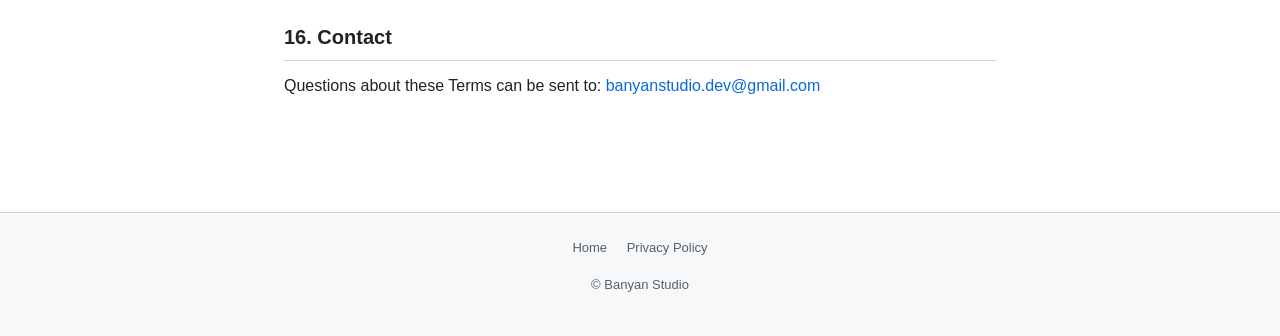
<file: statussaver/terms.html>
<!DOCTYPE html>
<html lang="en">
<head>
    <meta charset="UTF-8">
    <meta name="viewport" content="width=device-width, initial-scale=1.0">
    <meta name="description" content="Terms and Conditions for the Status Saver Android application, published by Banyan Studio.">
    <title>Terms &amp; Conditions — Status Saver</title>
    <link rel="stylesheet" href="../style.css">
</head>
<body>
    <header class="site">
        <div class="container">
            <a href="../index.html" class="brand">Banyan Studio</a>
            <nav>
                <a href="privacy.html">Privacy</a>
                <a href="terms.html">Terms</a>
            </nav>
        </div>
    </header>

    <main class="container">
        <h1>Terms &amp; Conditions</h1>

        <div class="meta">
            <p><strong>App:</strong> Status Saver</p>
            <p><strong>Publisher:</strong> Banyan Studio</p>
            <p><strong>Contact:</strong> <a href="mailto:banyanstudio.dev@gmail.com">banyanstudio.dev@gmail.com</a></p>
            <p><strong>Last updated:</strong> 2026-06-30</p>
        </div>

        <p>These Terms &amp; Conditions ("Terms") govern your use of the Status Saver Android application ("the App"). By installing or using the App, you agree to these Terms. If you do not agree, do not install or use the App.</p>

        <h2>1. What the App does</h2>
        <p>Status Saver lets you browse photo and video files that another chat app has already downloaded to your device when you viewed a contact's status, preview those files inside Status Saver, save copies of them to your phone's gallery, and re-share them through Android's standard share sheet.</p>
        <p>The App only works with media that <strong>already exists on your device</strong> as a result of you viewing it inside the underlying chat app. The App does <strong>not</strong> download media from any remote server, does <strong>not</strong> connect to any messaging service, and does <strong>not</strong> bypass any access control on any other app.</p>
        <p><strong>Status media is ephemeral.</strong> The underlying chat app typically keeps status files on your device for only about 24 hours after you view them, and removes them automatically once the status expires. Any status you have not explicitly saved through the App before that point will disappear from the App's list along with the original file. The App cannot retrieve or restore expired status media — once the chat app deletes it, it is gone.</p>

        <h2>2. Independence and trademarks</h2>
        <p>Status Saver is an independent utility. It is <strong>not affiliated with, endorsed by, sponsored by, or otherwise associated with</strong> WhatsApp LLC, Meta Platforms, Inc., or any other chat app, messaging service, social network, or their owners.</p>
        <p>WhatsApp is a trademark of WhatsApp LLC. Any reference to "WhatsApp" in the App, in its Google Play store listing, or in this document is <strong>descriptive (nominative) use only</strong> — used to identify the chat app whose already-downloaded status media the App can help you save — and does not imply any endorsement, sponsorship, partnership, or other association. All other product names, logos, and trademarks referenced anywhere in connection with the App are the property of their respective owners and are likewise used for descriptive purposes only.</p>

        <h2>3. Eligibility</h2>
        <p>You must be at least 13 years old (or the minimum age of digital consent in your country, whichever is higher) to use the App. By using the App you represent that you meet this requirement.</p>

        <h2>4. License</h2>
        <p>Subject to your compliance with these Terms, you are granted a personal, non-exclusive, non-transferable, revocable license to install and use the App on devices you own or control, for personal, non-commercial purposes.</p>
        <p>You may <strong>not</strong>:</p>
        <ul>
            <li>Reverse engineer, decompile, or disassemble the App, except to the extent that this restriction is prohibited by applicable law.</li>
            <li>Distribute, sublicense, sell, rent, or lease the App or any portion of it.</li>
            <li>Remove or alter any copyright, trademark, or other proprietary notices.</li>
            <li>Use the App to violate the law or the rights of any third party (see Section 5).</li>
        </ul>

        <h2>5. Acceptable use and your responsibilities</h2>
        <p>The App is a passive tool. <strong>You are solely responsible for what you do with media accessed, saved, or shared through it.</strong> In particular:</p>
        <ul>
            <li><strong>Respect the content owner.</strong> Status media is created and posted by your contacts. Saving, re-sharing, or distributing someone else's photos or videos without their permission may infringe their copyright, privacy, publicity, or other rights, and may also violate the terms of the underlying chat app.</li>
            <li><strong>Respect local law.</strong> You agree not to use the App in any way that violates any law, regulation, or court order applicable to you, including laws on privacy, recording, harassment, child safety, intellectual property, or export control.</li>
            <li><strong>Respect the underlying chat app.</strong> Your use of the underlying chat app is governed by its own terms of service. The App does not modify, interfere with, or speak on behalf of that chat app.</li>
            <li><strong>Respect platform policies.</strong> You agree not to use the App in any way that violates Google Play's Developer Program Policies.</li>
        </ul>
        <p>We reserve the right (but have no obligation) to investigate misuse and to cooperate with law enforcement or rights-holders responding to misuse.</p>

        <h2>6. Privacy</h2>
        <p>The App does not sell or share your personal data, and the photos and videos you view or save stay on your device. For full details see the <a href="privacy.html">Privacy Policy</a>.</p>

        <h2>7. Updates and changes to the App</h2>
        <p>The App may be updated from time to time through the Google Play Store. Updates may add, change, or remove features. We may discontinue the App or any feature at any time without notice. You are not entitled to any refund or compensation for changes to or discontinuation of the App.</p>

        <h2>8. Third-party services</h2>
        <p>The App is distributed through the Google Play Store, which is operated by Google and governed by Google's own terms and privacy policy. Your relationship with Google is independent of your relationship with us.</p>
        <p>The App integrates no advertising networks or ad-attribution SDKs, and does not sell or share your data.</p>

        <h2>9. Disclaimers</h2>
        <p>The App is provided <strong>"as is" and "as available"</strong>, without warranty of any kind, express or implied. To the maximum extent permitted by law, we disclaim all warranties, including but not limited to merchantability, fitness for a particular purpose, accuracy, reliability, availability, and non-infringement.</p>
        <p>Without limiting the above, we do <strong>not</strong> warrant that:</p>
        <ul>
            <li>The App will be uninterrupted, error-free, or compatible with every device or Android version.</li>
            <li>Any specific status, file, or feature will remain accessible — including that the underlying chat app will continue to store status media in a folder the App can read.</li>
            <li>Saved files will be free from loss, corruption, or accidental deletion.</li>
        </ul>
        <p>You acknowledge that the App's ability to display status media depends entirely on the behavior of a chat app outside our control, which can change at any time and break the App's functionality. We are not responsible for any such change.</p>

        <h2>10. Limitation of liability</h2>
        <p>To the maximum extent permitted by applicable law, in no event will the publisher, its owners, employees, contractors, or affiliates be liable for any indirect, incidental, special, consequential, exemplary, or punitive damages, or for any loss of profits, revenue, data, goodwill, or business opportunity, arising out of or related to your use of (or inability to use) the App, even if advised of the possibility of such damages.</p>
        <p>To the maximum extent permitted by applicable law, our total cumulative liability arising out of or related to the App or these Terms will not exceed the greater of (a) the amount you paid to us for the App in the 12 months preceding the claim, or (b) USD 5.00. Because the App is free, this amount will typically be USD 5.00.</p>
        <p>Some jurisdictions do not allow the exclusion or limitation of certain warranties or liabilities. In those jurisdictions, the above exclusions and limitations apply only to the extent permitted by law, and nothing in these Terms is intended to limit any right that cannot be limited under applicable law.</p>

        <h2>11. Indemnity</h2>
        <p>You agree to defend, indemnify, and hold harmless the publisher and its affiliates from and against any <strong>third-party</strong> claim, demand, loss, liability, damage, or expense (including reasonable legal fees) arising out of: (a) your unlawful use or misuse of the App; (b) your material violation of these Terms; or (c) your violation of any law or any right of a third party, including any content owner whose media you saved or shared using the App.</p>
        <p>To the extent this indemnity is unenforceable against you under the consumer-protection law of your country of residence (including, where applicable, the EU Unfair Contract Terms Directive or India's Consumer Protection Act, 2019), it does not apply to you.</p>

        <h2>12. Termination</h2>
        <p>These Terms remain in effect while you use the App. You may end them at any time by uninstalling the App. We may suspend or end your license at any time, with or without notice, if we believe you have violated these Terms. Sections 5, 9, 10, 11, and 14 survive termination.</p>

        <h2>13. Changes to these Terms</h2>
        <p>We may update these Terms from time to time. Updated Terms will be made available at the same location where you obtained them. Material changes will be reflected by updating the "Last updated" date. Continued use of the App after a change becomes effective constitutes acceptance of the updated Terms.</p>

        <h2>14. Governing law and disputes</h2>
        <p>These Terms are governed by the laws of India, without regard to its conflict-of-law rules. You agree that any dispute arising out of or related to these Terms or the App will be brought exclusively in the competent courts of India, except where applicable law gives you a non-waivable right to bring proceedings in your country of residence.</p>

        <h2>15. Entire agreement; severability</h2>
        <p>These Terms, together with the <a href="privacy.html">Privacy Policy</a>, constitute the entire agreement between you and us regarding the App and supersede any prior agreements. If any provision of these Terms is held unenforceable, the remaining provisions will remain in full force and effect.</p>

        <h2>16. Contact</h2>
        <p>Questions about these Terms can be sent to: <a href="mailto:banyanstudio.dev@gmail.com">banyanstudio.dev@gmail.com</a></p>
    </main>

    <footer class="site">
        <p>
            <a href="../index.html">Home</a>
            <a href="privacy.html">Privacy Policy</a>
        </p>
        <p>&copy; Banyan Studio</p>
    </footer>
</body>
</html>
</file>
<file: style.css>
:root {
    --text: #1f2328;
    --muted: #57606a;
    --border: #d0d7de;
    --bg: #ffffff;
    --bg-soft: #f6f8fa;
    --link: #0969da;
    --link-hover: #0550ae;
    --accent: #218bff;
}

@media (prefers-color-scheme: dark) {
    :root {
        --text: #e6edf3;
        --muted: #8b949e;
        --border: #30363d;
        --bg: #0d1117;
        --bg-soft: #161b22;
        --link: #58a6ff;
        --link-hover: #79c0ff;
        --accent: #58a6ff;
    }
}

* {
    box-sizing: border-box;
}

html {
    -webkit-text-size-adjust: 100%;
}

body {
    font-family: -apple-system, BlinkMacSystemFont, "Segoe UI", "Helvetica Neue", Arial, sans-serif;
    color: var(--text);
    background: var(--bg);
    line-height: 1.65;
    margin: 0;
    padding: 0;
    font-size: 16px;
}

.container {
    max-width: 760px;
    margin: 0 auto;
    padding: 48px 24px 96px;
}

header.site {
    border-bottom: 1px solid var(--border);
    padding: 24px;
    background: var(--bg-soft);
}

header.site .container {
    padding: 0;
    display: flex;
    align-items: baseline;
    justify-content: space-between;
    flex-wrap: wrap;
    gap: 12px;
}

header.site .brand {
    font-weight: 600;
    font-size: 15px;
    color: var(--text);
    text-decoration: none;
}

header.site nav {
    display: flex;
    gap: 20px;
}

header.site nav a {
    color: var(--muted);
    text-decoration: none;
    font-size: 14px;
    padding: 6px 0;
    min-height: 32px;
    display: inline-block;
}

header.site nav a:hover {
    color: var(--accent);
}

h1 {
    font-size: 32px;
    font-weight: 700;
    margin: 0 0 8px;
    letter-spacing: -0.01em;
}

h2 {
    font-size: 20px;
    font-weight: 600;
    margin: 40px 0 12px;
    padding-bottom: 6px;
    border-bottom: 1px solid var(--border);
}

h3 {
    font-size: 17px;
    font-weight: 600;
    margin: 28px 0 10px;
}

p, ul, ol {
    margin: 0 0 16px;
}

ul, ol {
    padding-left: 24px;
}

li {
    margin-bottom: 6px;
}

a {
    color: var(--link);
    text-decoration: none;
}

a:hover {
    color: var(--link-hover);
    text-decoration: underline;
}

strong {
    font-weight: 600;
}

.meta {
    color: var(--muted);
    font-size: 14px;
    margin: 0 0 32px;
    padding-bottom: 24px;
    border-bottom: 1px solid var(--border);
}

.meta p {
    margin: 4px 0;
}

.table-wrap {
    overflow-x: auto;
    -webkit-overflow-scrolling: touch;
    margin: 16px 0 24px;
}

table {
    width: 100%;
    border-collapse: collapse;
    font-size: 15px;
}

th, td {
    text-align: left;
    padding: 10px 12px;
    border: 1px solid var(--border);
    vertical-align: top;
}

th {
    background: var(--bg-soft);
    font-weight: 600;
}

blockquote {
    border-left: 3px solid var(--border);
    margin: 16px 0;
    padding: 4px 16px;
    color: var(--muted);
}

footer.site {
    border-top: 1px solid var(--border);
    padding: 24px;
    text-align: center;
    color: var(--muted);
    font-size: 13px;
    background: var(--bg-soft);
}

footer.site a {
    color: var(--muted);
    margin: 0 8px;
}

.doc-list {
    list-style: none;
    padding: 0;
    margin: 32px 0;
}

.doc-list li {
    border: 1px solid var(--border);
    border-radius: 8px;
    padding: 20px 24px;
    margin-bottom: 16px;
    transition: border-color 0.15s;
}

.doc-list li:hover {
    border-color: var(--accent);
}

.doc-list a {
    font-size: 17px;
    font-weight: 600;
    display: block;
    margin-bottom: 4px;
}

.doc-list .desc {
    color: var(--muted);
    font-size: 14px;
    margin: 0;
}

@media (max-width: 600px) {
    body {
        font-size: 15px;
    }
    .container {
        padding: 28px 16px 56px;
    }
    h1 {
        font-size: 24px;
    }
    h2 {
        font-size: 17px;
        margin: 32px 0 10px;
    }
    h3 {
        font-size: 16px;
    }
    header.site {
        padding: 14px 16px;
    }
    header.site .container {
        gap: 8px;
    }
    header.site .brand {
        font-size: 14px;
    }
    header.site nav {
        gap: 16px;
    }
    header.site nav a {
        font-size: 13px;
    }
    table {
        font-size: 13px;
    }
    th, td {
        padding: 8px 10px;
    }
    .doc-list li {
        padding: 16px 18px;
    }
    .doc-list a {
        font-size: 16px;
    }
    footer.site {
        padding: 20px 16px;
        font-size: 12px;
    }
}

@media (max-width: 380px) {
    h1 {
        font-size: 22px;
    }
    .container {
        padding: 24px 14px 48px;
    }
}
</file>
